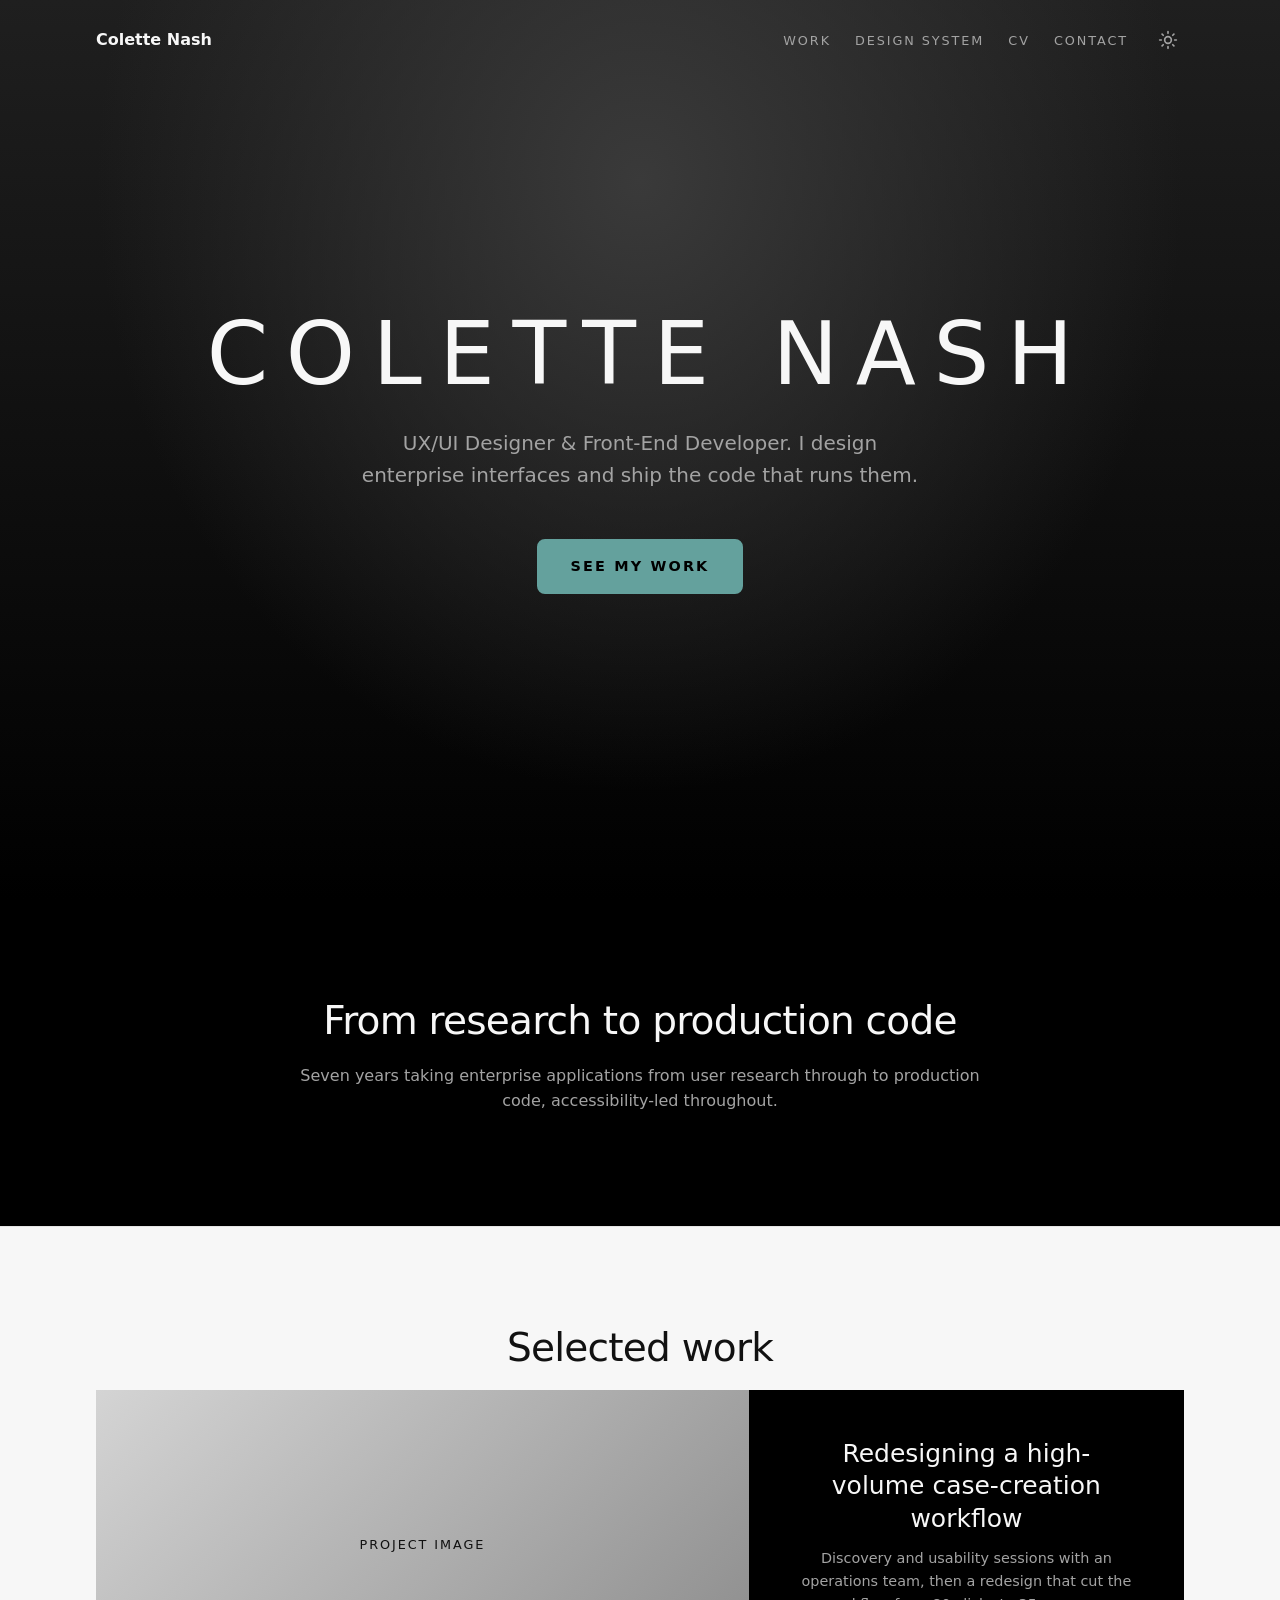
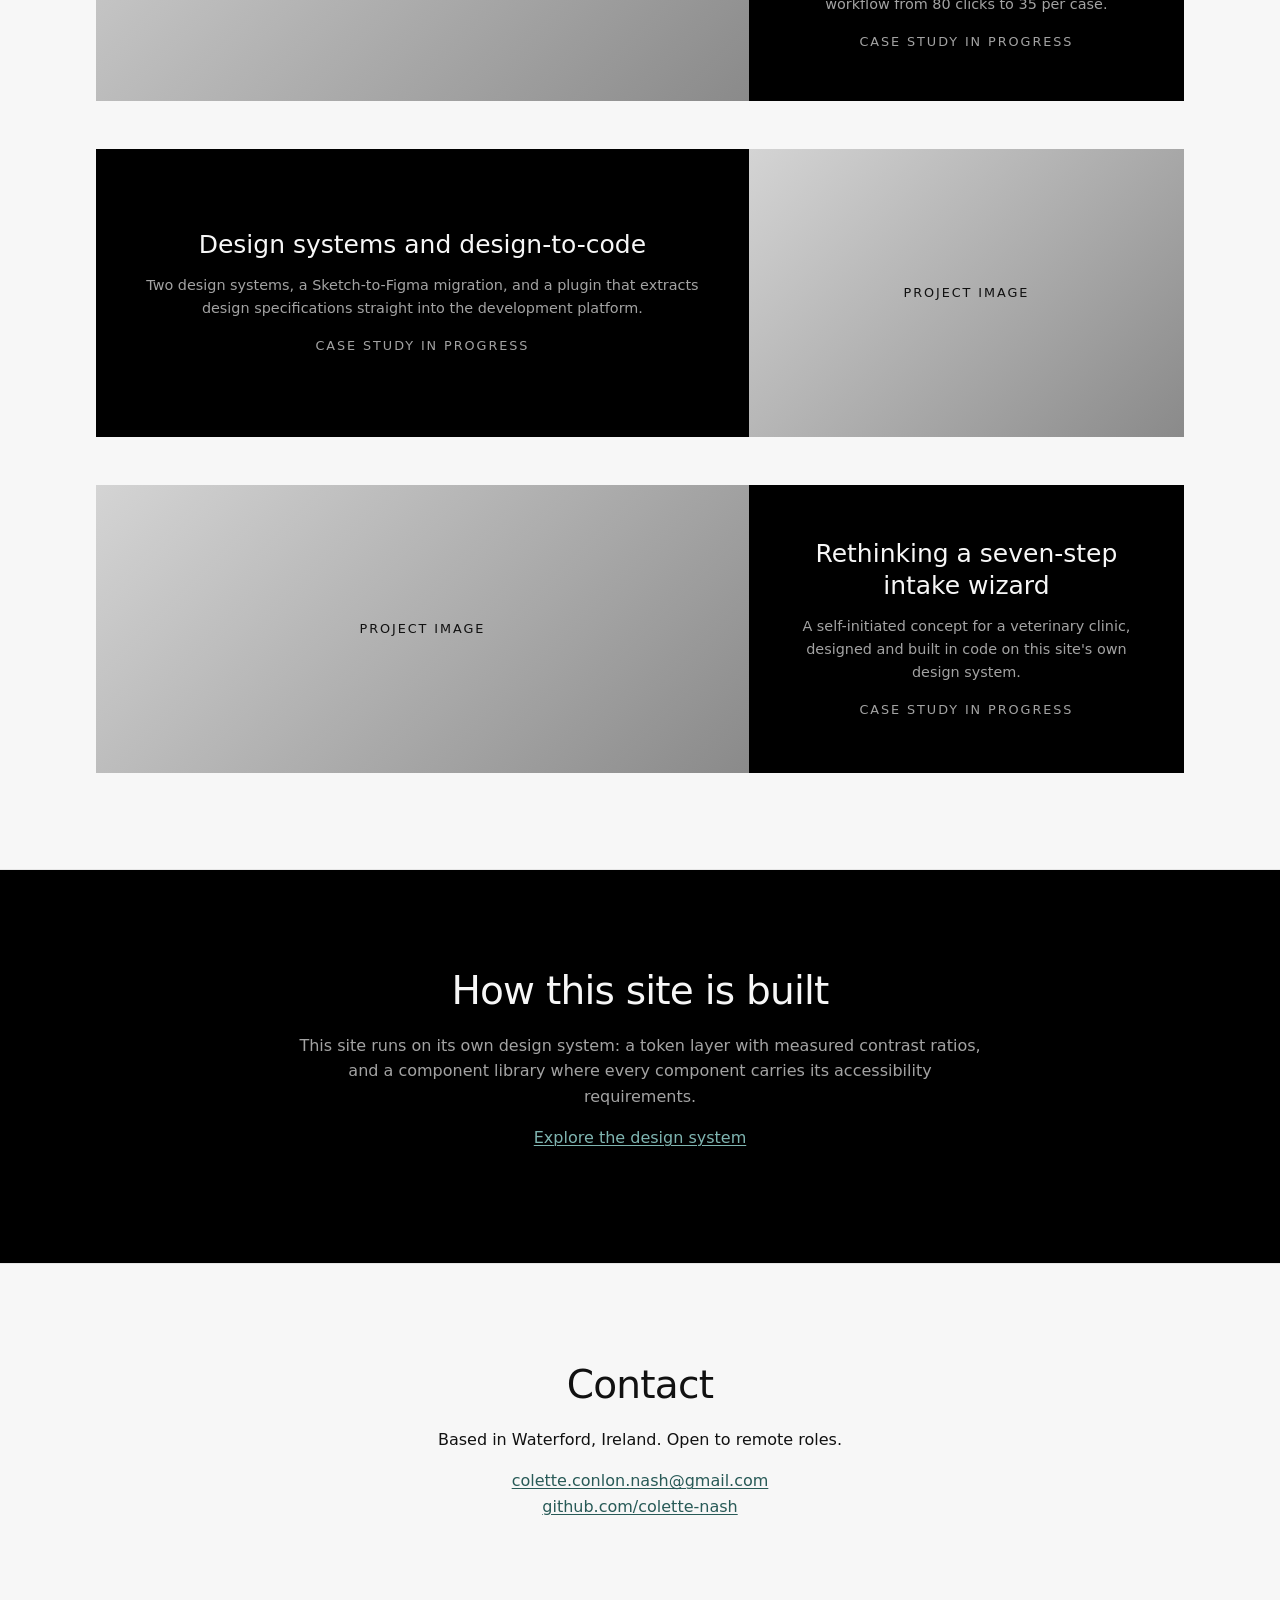
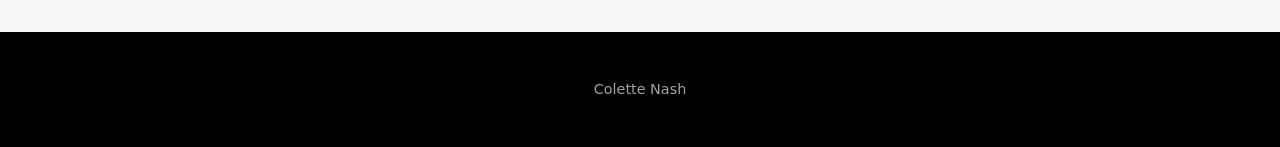
<file: index.html>
<!DOCTYPE html>
<html lang="en">

<head>
  <meta charset="utf-8">
  <meta name="viewport" content="width=device-width, initial-scale=1">
  <title>Colette Nash — UX/UI Designer &amp; Front-End Developer</title>
  <meta name="description"
    content="Colette Nash designs enterprise interfaces and ships the code that runs them. UX/UI design, design systems and front-end development.">
  <script src="theme.js"></script>
  <link rel="stylesheet" href="design-system/tokens.css">
  <link rel="stylesheet" href="design-system/components.css">
  <link rel="stylesheet" href="design-system/docs.css">
  <link rel="stylesheet" href="site.css">
</head>

<body>
  <a class="skip-link" href="#main">Skip to main content</a>

  <nav class="site-nav on-inverse" aria-label="Site">
    <div class="container">
      <a class="site-nav__name" href="#top">Colette Nash</a>
      <div class="nav-actions">
        <ul>
          <li><a href="#work">Work</a></li>
          <li><a href="design-system/index.html">Design system</a></li>
          <li><a href="cv/index.html">CV</a></li>
          <li><a href="#contact">Contact</a></li>
        </ul>
        <button class="theme-toggle" type="button" aria-label="Dark theme" aria-pressed="false" hidden>
          <svg class="theme-toggle__moon" viewBox="0 0 24 24" fill="none" stroke="currentColor" stroke-width="2" stroke-linecap="round" stroke-linejoin="round" aria-hidden="true" focusable="false"><path d="M20 14.5A8 8 0 0 1 9.5 4 8 8 0 1 0 20 14.5z"/></svg>
          <svg class="theme-toggle__sun" viewBox="0 0 24 24" fill="none" stroke="currentColor" stroke-width="2" stroke-linecap="round" aria-hidden="true" focusable="false"><circle cx="12" cy="12" r="4"/><path d="M12 2v2M12 20v2M4.9 4.9l1.4 1.4M17.7 17.7l1.4 1.4M2 12h2M20 12h2M4.9 19.1l1.4-1.4M17.7 6.3l1.4-1.4"/></svg>
        </button>
      </div>
    </div>
  </nav>

  <header class="site-hero on-inverse" id="top">
    <div class="container">
      <h1>Colette Nash</h1>
      <p>UX/UI Designer &amp; Front-End Developer. I design enterprise interfaces and ship the
        code that runs them.</p>
      <a class="btn btn--primary btn--lg site-cta" href="#work">See my work</a>
    </div>
  </header>

  <main id="main">

    <section class="site-section site-dark on-inverse site-centre" aria-labelledby="about">
      <div class="container">
        <h2 id="about">From research to production code</h2>
        <p>Seven years taking enterprise applications from user research through to production
          code, accessibility-led throughout.</p>
      </div>
    </section>

    <section class="site-section site-light" aria-labelledby="work">
      <div class="container">
        <h2 id="work" class="site-centre">Selected work</h2>
        <ul class="site-work" role="list">
          <li class="site-project on-inverse">
            <div class="site-project__image" aria-hidden="true">Project image</div>
            <div class="site-project__text">
              <h3>Redesigning a high-volume case-creation workflow</h3>
              <p>Discovery and usability sessions with an operations team, then a redesign that
                cut the workflow from 80 clicks to 35 per case.</p>
              <p class="site-project__meta">Case study in progress</p>
            </div>
          </li>
          <li class="site-project on-inverse">
            <div class="site-project__image" aria-hidden="true">Project image</div>
            <div class="site-project__text">
              <h3>Design systems and design-to-code</h3>
              <p>Two design systems, a Sketch-to-Figma migration, and a plugin that extracts design
                specifications straight into the development platform.</p>
              <p class="site-project__meta">Case study in progress</p>
            </div>
          </li>
          <li class="site-project on-inverse">
            <div class="site-project__image" aria-hidden="true">Project image</div>
            <div class="site-project__text">
              <h3>Rethinking a seven-step intake wizard</h3>
              <p>A self-initiated concept for a veterinary clinic, designed and built in code on
                this site's own design system.</p>
              <p class="site-project__meta">Case study in progress</p>
            </div>
          </li>
        </ul>
      </div>
    </section>

    <section class="site-section site-dark on-inverse site-centre" aria-labelledby="built">
      <div class="container">
        <h2 id="built">How this site is built</h2>
        <p>This site runs on its own design system: a token layer with measured contrast ratios,
          and a component library where every component carries its accessibility
          requirements.</p>
        <p><a href="design-system/index.html">Explore the design system</a></p>
      </div>
    </section>

    <section class="site-section site-light site-centre" aria-labelledby="contact">
      <div class="container">
        <h2 id="contact">Contact</h2>
        <p>Based in Waterford, Ireland. Open to remote roles.</p>
        <p>
          <a href="mailto:colette.conlon.nash@gmail.com">colette.conlon.nash@gmail.com</a><br>
          <a href="https://github.com/colette-nash">github.com/colette-nash</a>
        </p>
      </div>
    </section>

  </main>

  <footer class="site-footer on-inverse">
    <div class="container">
      <p>Colette Nash</p>
    </div>
  </footer>
</body>

</html>
</file>
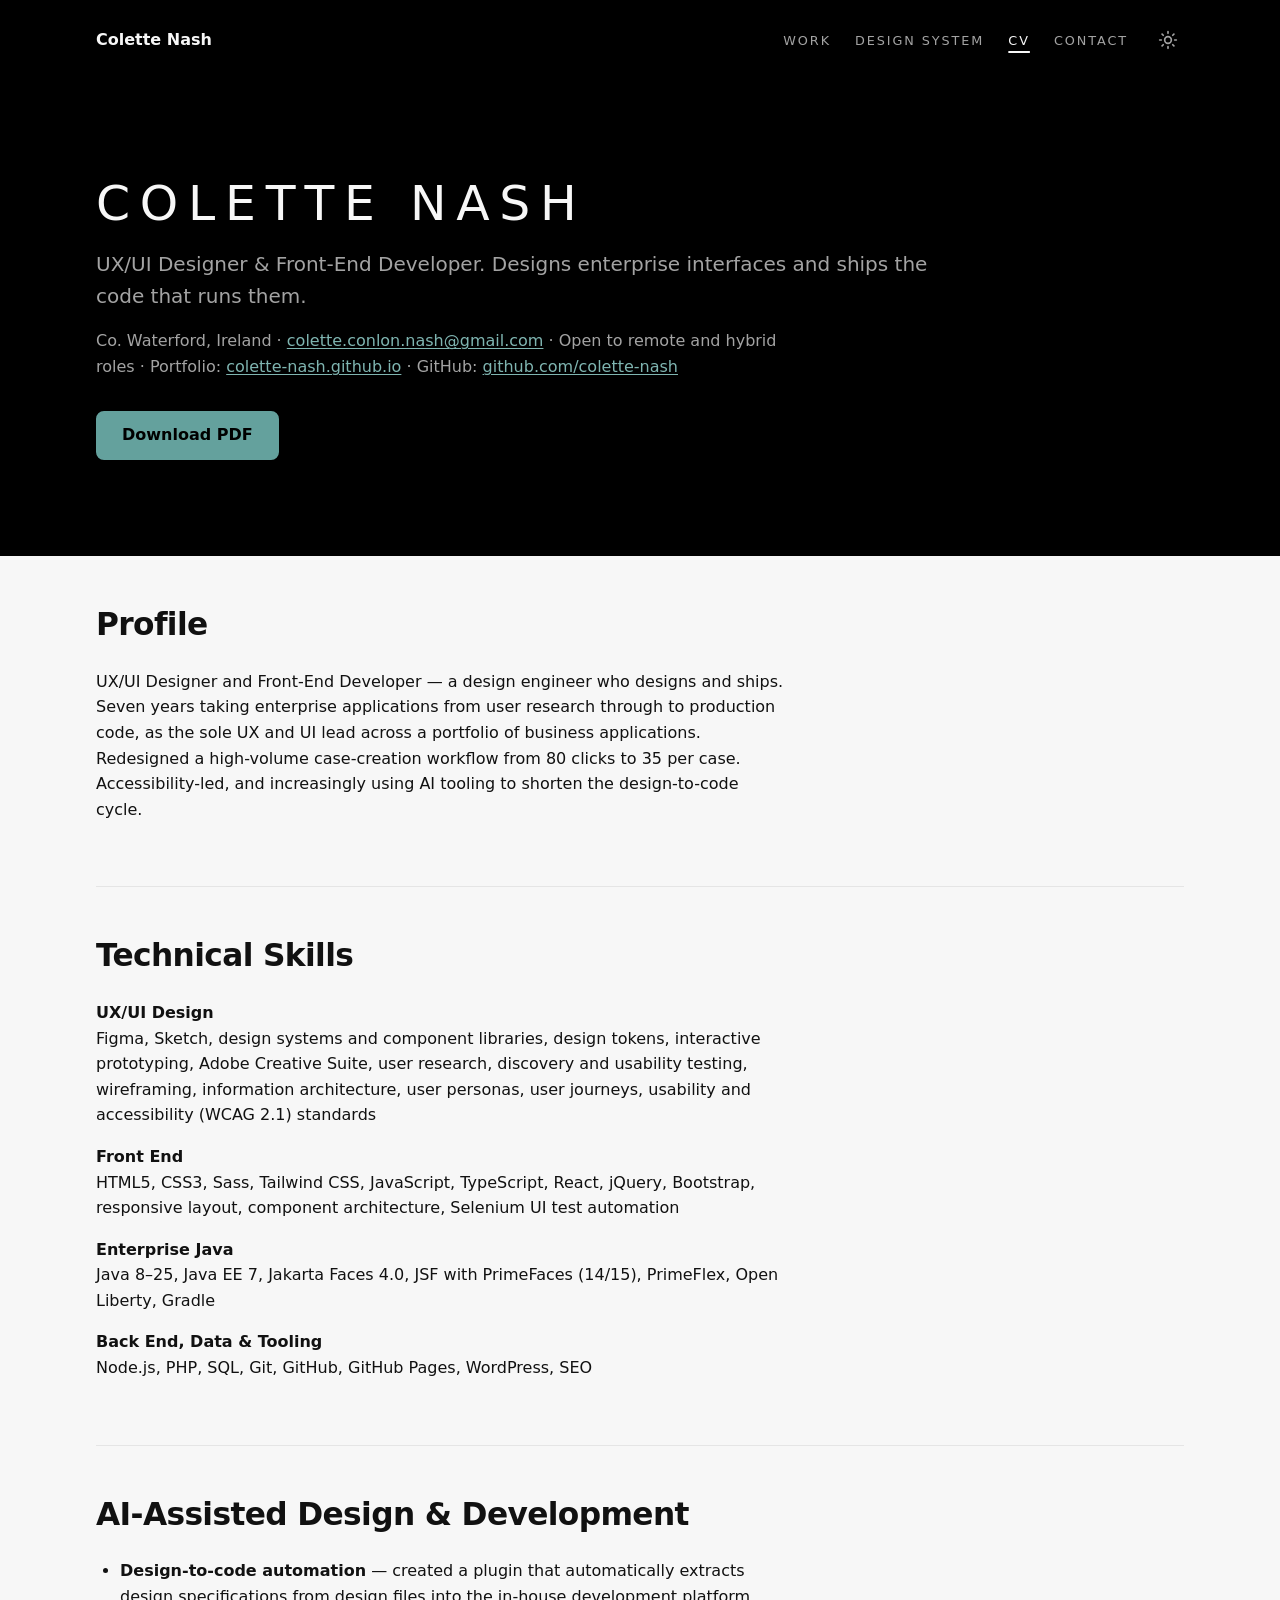
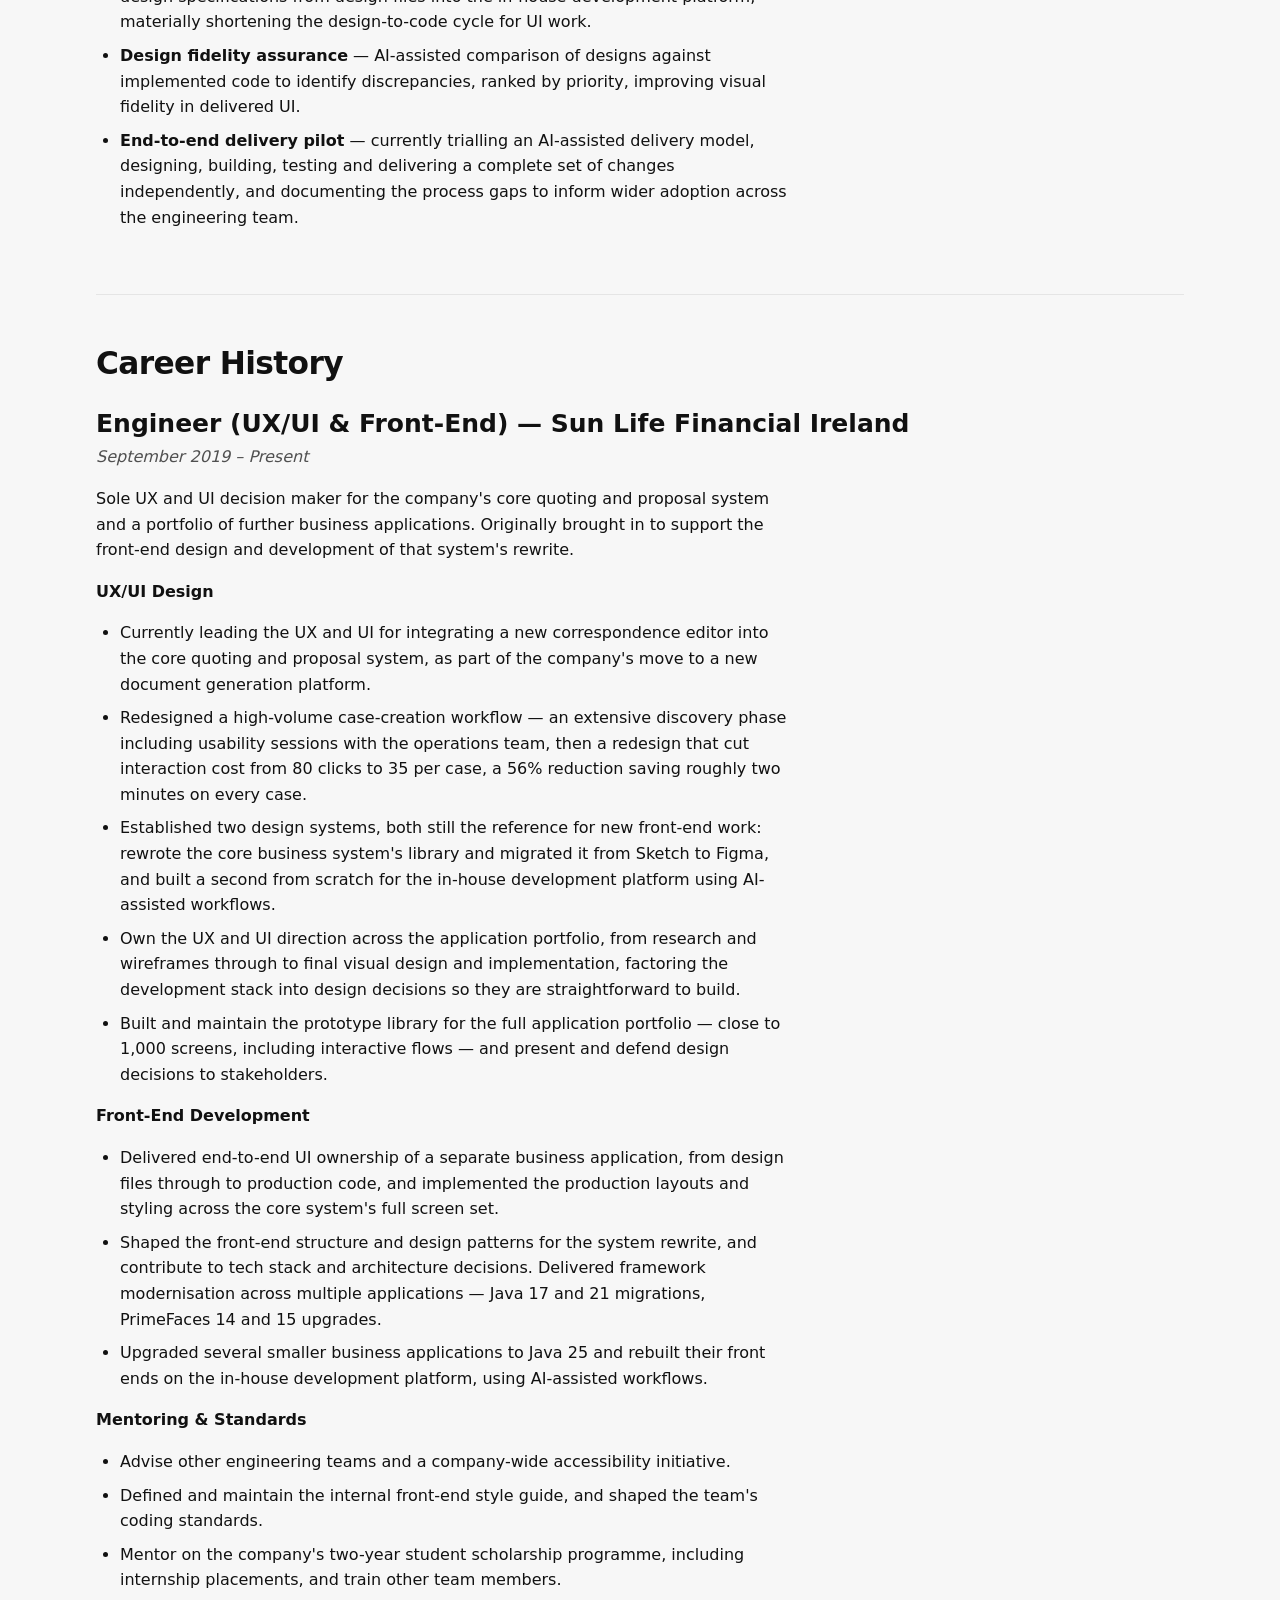
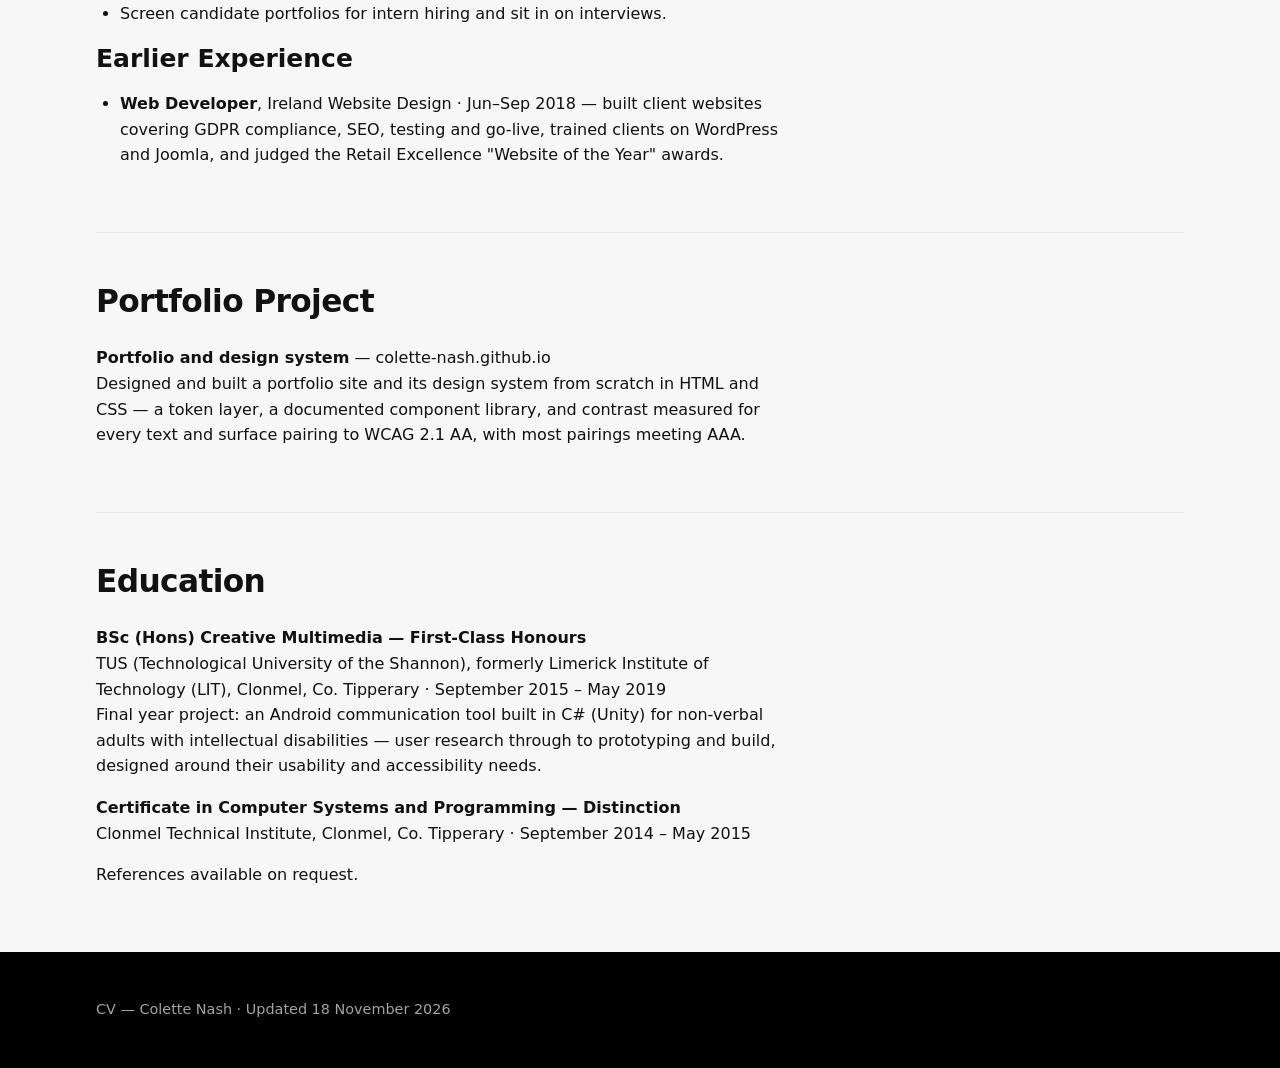
<file: cv/index.html>
<!DOCTYPE html>
<html lang="en">

<head>
  <meta charset="utf-8">
  <meta name="viewport" content="width=device-width, initial-scale=1">
  <title>CV — Colette Nash</title>
  <meta name="description"
    content="CV for Colette Nash, UX/UI Designer &amp; Front-End Developer. Designs enterprise interfaces and ships the code that runs them.">
  <script src="../theme.js"></script>
  <link rel="stylesheet" href="../design-system/tokens.css">
  <link rel="stylesheet" href="../design-system/components.css">
  <link rel="stylesheet" href="../design-system/docs.css">
  <link rel="stylesheet" href="cv.css">
</head>

<body>
  <a class="skip-link" href="#main">Skip to main content</a>

  <nav class="ds-nav on-inverse" aria-label="Site">
    <div class="container">
      <a class="ds-nav__home" href="../index.html">Colette Nash</a>
      <div class="nav-actions">
        <ul>
          <li><a href="../index.html#work">Work</a></li>
          <li><a href="../design-system/index.html">Design system</a></li>
          <li><a href="index.html" aria-current="page">CV</a></li>
          <li><a href="../index.html#contact">Contact</a></li>
        </ul>
        <button class="theme-toggle" type="button" aria-label="Dark theme" aria-pressed="false" hidden>
          <svg class="theme-toggle__moon" viewBox="0 0 24 24" fill="none" stroke="currentColor" stroke-width="2" stroke-linecap="round" stroke-linejoin="round" aria-hidden="true" focusable="false"><path d="M20 14.5A8 8 0 0 1 9.5 4 8 8 0 1 0 20 14.5z"/></svg>
          <svg class="theme-toggle__sun" viewBox="0 0 24 24" fill="none" stroke="currentColor" stroke-width="2" stroke-linecap="round" aria-hidden="true" focusable="false"><circle cx="12" cy="12" r="4"/><path d="M12 2v2M12 20v2M4.9 4.9l1.4 1.4M17.7 17.7l1.4 1.4M2 12h2M20 12h2M4.9 19.1l1.4-1.4M17.7 6.3l1.4-1.4"/></svg>
        </button>
      </div>
    </div>
  </nav>

  <header class="page-header on-inverse">
    <div class="container">
      <h1>Colette Nash</h1>
      <p class="lede">UX/UI Designer &amp; Front-End Developer. Designs enterprise interfaces and ships the code that runs them.</p>
      <p class="cv-contact">Co. Waterford, Ireland · <a href="mailto:colette.conlon.nash@gmail.com">colette.conlon.nash@gmail.com</a> · Open to remote and hybrid roles · Portfolio: <a href="https://colette-nash.github.io">colette-nash.github.io</a> · GitHub: <a href="https://github.com/colette-nash">github.com/colette-nash</a></p>
      <p class="cv-download">
        <a class="btn btn--primary" href="Colette-Nash-CV.pdf" download>Download PDF</a>
      </p>
    </div>
  </header>

  <main id="main" class="cv">
    <div class="container">
<section class="level2">
<h2>Profile</h2>
<p>UX/UI Designer and Front-End Developer — a design engineer who
designs and ships. Seven years taking enterprise applications from user
research through to production code, as the sole UX and UI lead across a
portfolio of business applications. Redesigned a high-volume
case-creation workflow from 80 clicks to 35 per case. Accessibility-led,
and increasingly using AI tooling to shorten the design-to-code
cycle.</p>
</section>
<section class="level2">
<h2>Technical Skills</h2>
<p><strong>UX/UI Design</strong><br />
Figma, Sketch, design systems and component libraries, design tokens,
interactive prototyping, Adobe Creative Suite, user research, discovery
and usability testing, wireframing, information architecture, user
personas, user journeys, usability and accessibility (WCAG 2.1)
standards</p>
<p><strong>Front End</strong><br />
HTML5, CSS3, Sass, Tailwind CSS, JavaScript, TypeScript, React, jQuery,
Bootstrap, responsive layout, component architecture, Selenium UI test
automation</p>
<p><strong>Enterprise Java</strong><br />
Java 8–25, Java EE 7, Jakarta Faces 4.0, JSF with PrimeFaces (14/15),
PrimeFlex, Open Liberty, Gradle</p>
<p><strong>Back End, Data &amp; Tooling</strong><br />
Node.js, PHP, SQL, Git, GitHub, GitHub Pages, WordPress, SEO</p>
</section>
<section class="level2">
<h2>AI-Assisted Design &amp; Development</h2>
<ul>
<li><strong>Design-to-code automation</strong> — created a plugin that
automatically extracts design specifications from design files into the
in-house development platform, materially shortening the design-to-code
cycle for UI work.</li>
<li><strong>Design fidelity assurance</strong> — AI-assisted comparison
of designs against implemented code to identify discrepancies, ranked by
priority, improving visual fidelity in delivered UI.</li>
<li><strong>End-to-end delivery pilot</strong> — currently trialling an
AI-assisted delivery model, designing, building, testing and delivering
a complete set of changes independently, and documenting the process
gaps to inform wider adoption across the engineering team.</li>
</ul>
</section>
<section class="level2">
<h2>Career History</h2>
<section class="level3">
<h3>Engineer (UX/UI &amp; Front-End) — Sun Life Financial Ireland</h3>
<p><em>September 2019 – Present</em></p>
<p>Sole UX and UI decision maker for the company's core quoting and
proposal system and a portfolio of further business applications.
Originally brought in to support the front-end design and development of
that system's rewrite.</p>
<p><strong>UX/UI Design</strong></p>
<ul>
<li>Currently leading the UX and UI for integrating a new correspondence
editor into the core quoting and proposal system, as part of the
company's move to a new document generation platform.</li>
<li>Redesigned a high-volume case-creation workflow — an extensive
discovery phase including usability sessions with the operations team,
then a redesign that cut interaction cost from 80 clicks to 35 per case,
a 56% reduction saving roughly two minutes on every case.</li>
<li>Established two design systems, both still the reference for new
front-end work: rewrote the core business system's library and migrated
it from Sketch to Figma, and built a second from scratch for the
in-house development platform using AI-assisted workflows.</li>
<li>Own the UX and UI direction across the application portfolio, from
research and wireframes through to final visual design and
implementation, factoring the development stack into design decisions so
they are straightforward to build.</li>
<li>Built and maintain the prototype library for the full application
portfolio — close to 1,000 screens, including interactive flows — and
present and defend design decisions to stakeholders.</li>
</ul>
<p><strong>Front-End Development</strong></p>
<ul>
<li>Delivered end-to-end UI ownership of a separate business
application, from design files through to production code, and
implemented the production layouts and styling across the core system's
full screen set.</li>
<li>Shaped the front-end structure and design patterns for the system
rewrite, and contribute to tech stack and architecture decisions.
Delivered framework modernisation across multiple applications — Java 17
and 21 migrations, PrimeFaces 14 and 15 upgrades.</li>
<li>Upgraded several smaller business applications to Java 25 and
rebuilt their front ends on the in-house development platform, using
AI-assisted workflows.</li>
</ul>
<p><strong>Mentoring &amp; Standards</strong></p>
<ul>
<li>Advise other engineering teams and a company-wide accessibility
initiative.</li>
<li>Defined and maintain the internal front-end style guide, and shaped
the team's coding standards.</li>
<li>Mentor on the company's two-year student scholarship programme,
including internship placements, and train other team members.</li>
<li>Screen candidate portfolios for intern hiring and sit in on
interviews.</li>
</ul>
</section>
<section class="level3">
<h3>Earlier Experience</h3>
<ul>
<li><strong>Web Developer</strong>, Ireland Website Design · Jun–Sep
2018 — built client websites covering GDPR compliance, SEO, testing and
go-live, trained clients on WordPress and Joomla, and judged the Retail
Excellence "Website of the Year" awards.</li>
</ul>
</section>
</section>
<section class="level2">
<h2>Portfolio Project</h2>
<p><strong>Portfolio and design system</strong> —
colette-nash.github.io<br />
Designed and built a portfolio site and its design system from scratch
in HTML and CSS — a token layer, a documented component library, and
contrast measured for every text and surface pairing to WCAG 2.1 AA,
with most pairings meeting AAA.</p>
</section>
<section class="level2">
<h2>Education</h2>
<p><strong>BSc (Hons) Creative Multimedia — First-Class
Honours</strong><br />
TUS (Technological University of the Shannon), formerly Limerick
Institute of Technology (LIT), Clonmel, Co. Tipperary · September 2015 –
May 2019<br />
Final year project: an Android communication tool built in C# (Unity)
for non-verbal adults with intellectual disabilities — user research
through to prototyping and build, designed around their usability and
accessibility needs.</p>
<p><strong>Certificate in Computer Systems and Programming —
Distinction</strong><br />
Clonmel Technical Institute, Clonmel, Co. Tipperary · September 2014 –
May 2015</p>
<p>References available on request.</p>
</section>

    </div>
  </main>

  <footer class="page-footer on-inverse">
    <div class="container">
      <p>CV — Colette Nash · Updated 18 November 2026</p>
    </div>
  </footer>
</body>

</html>
</file>
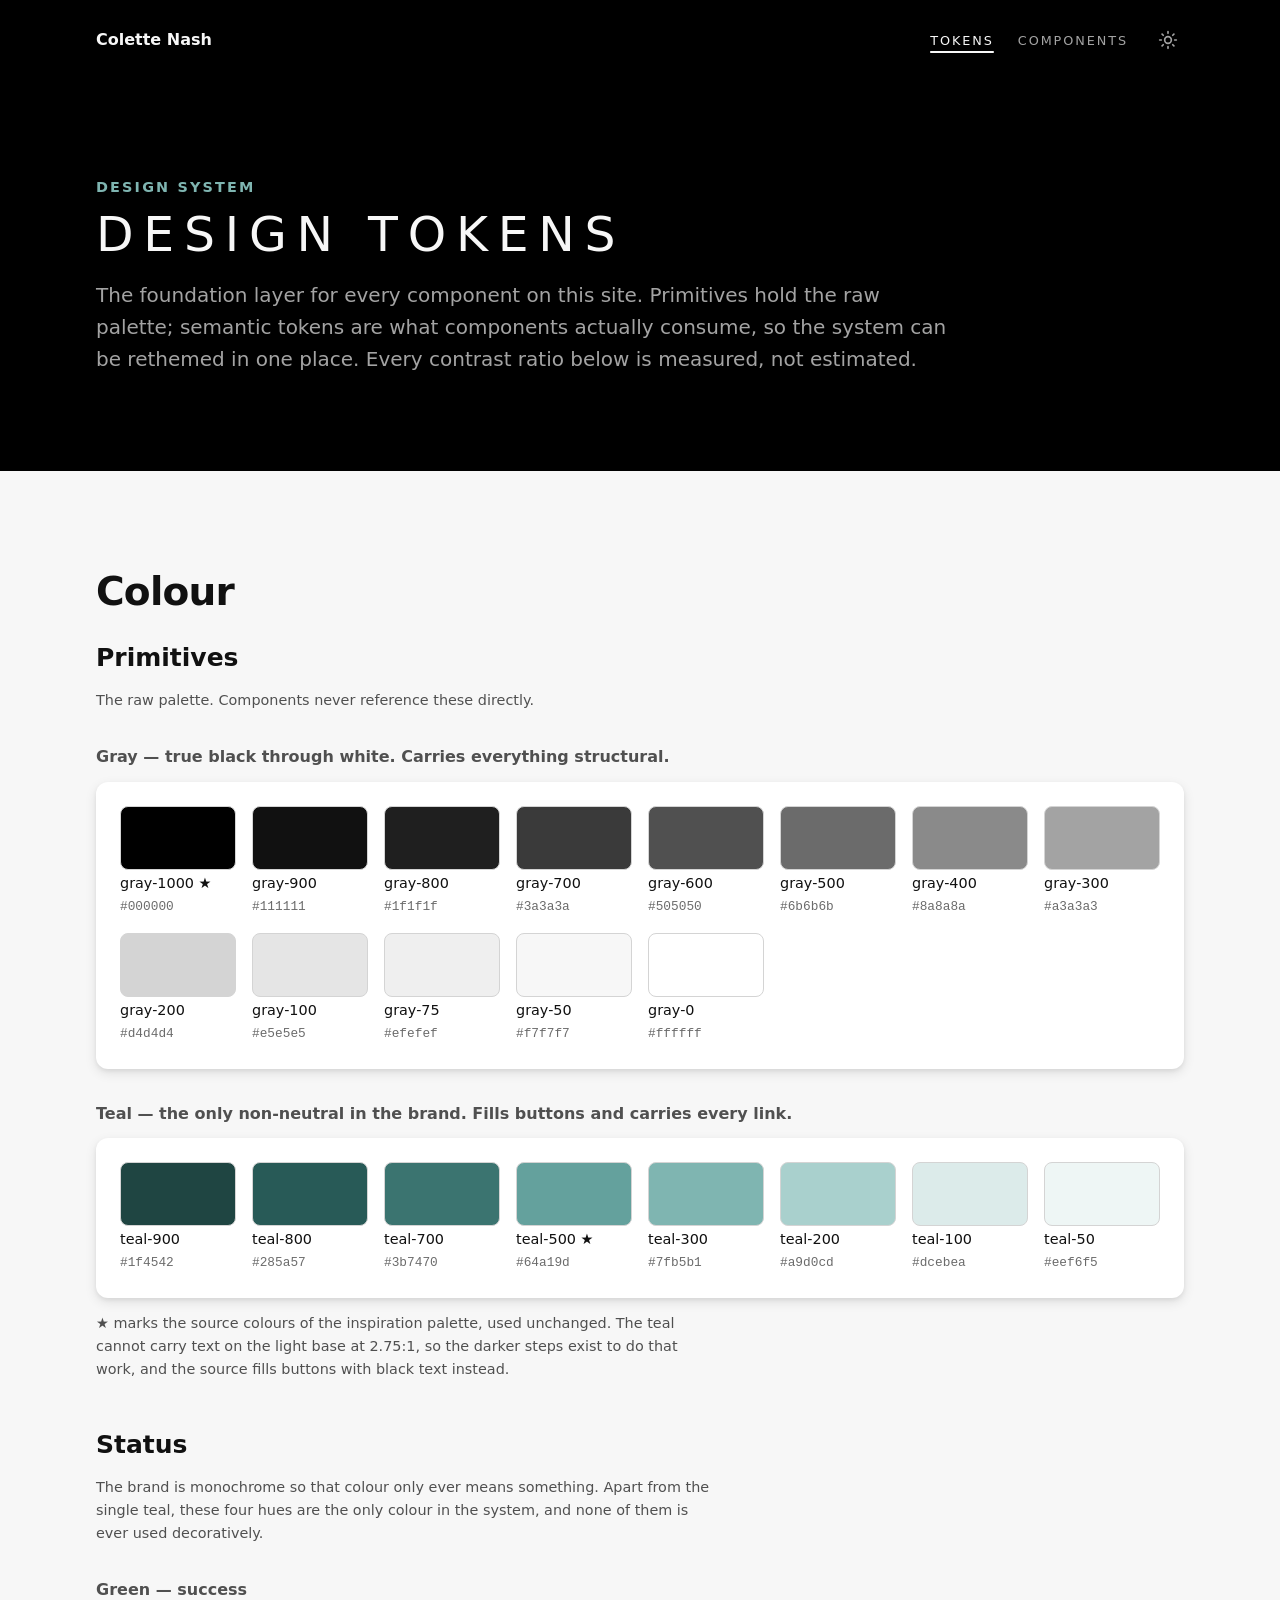
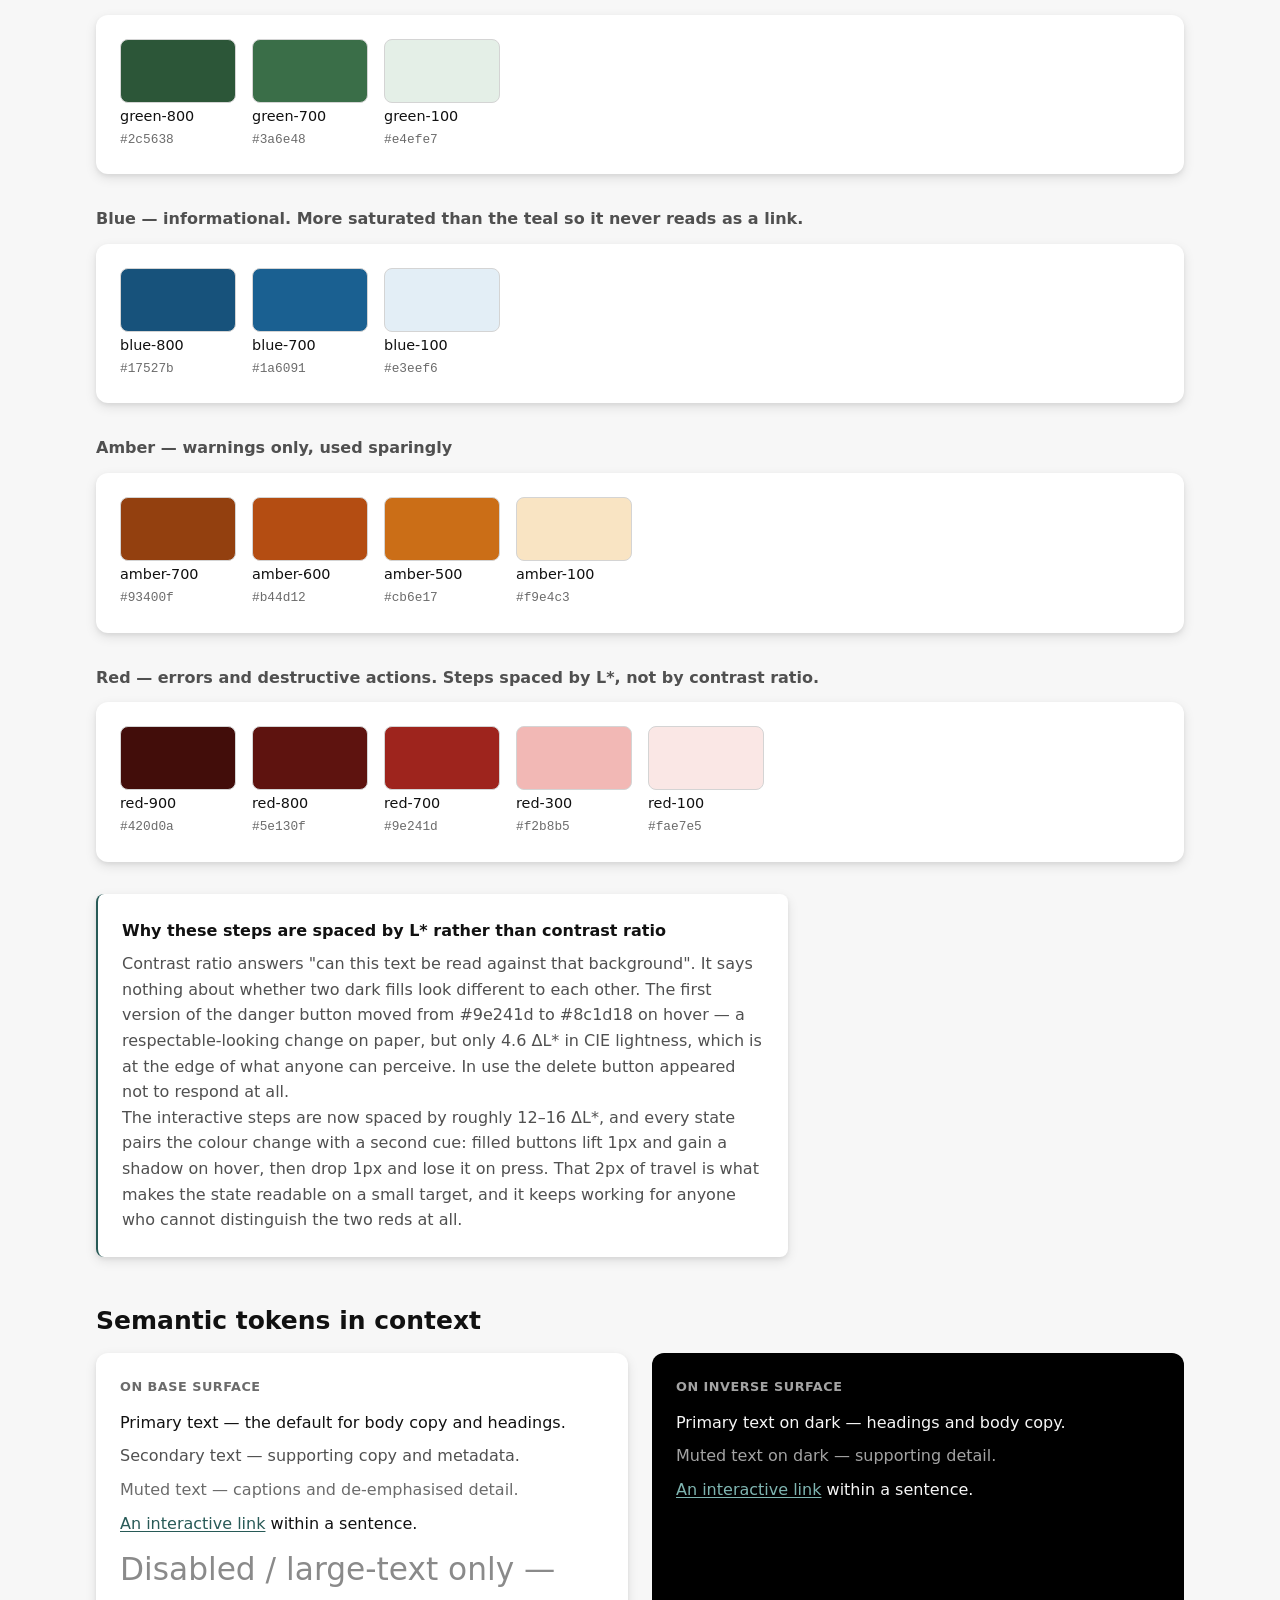
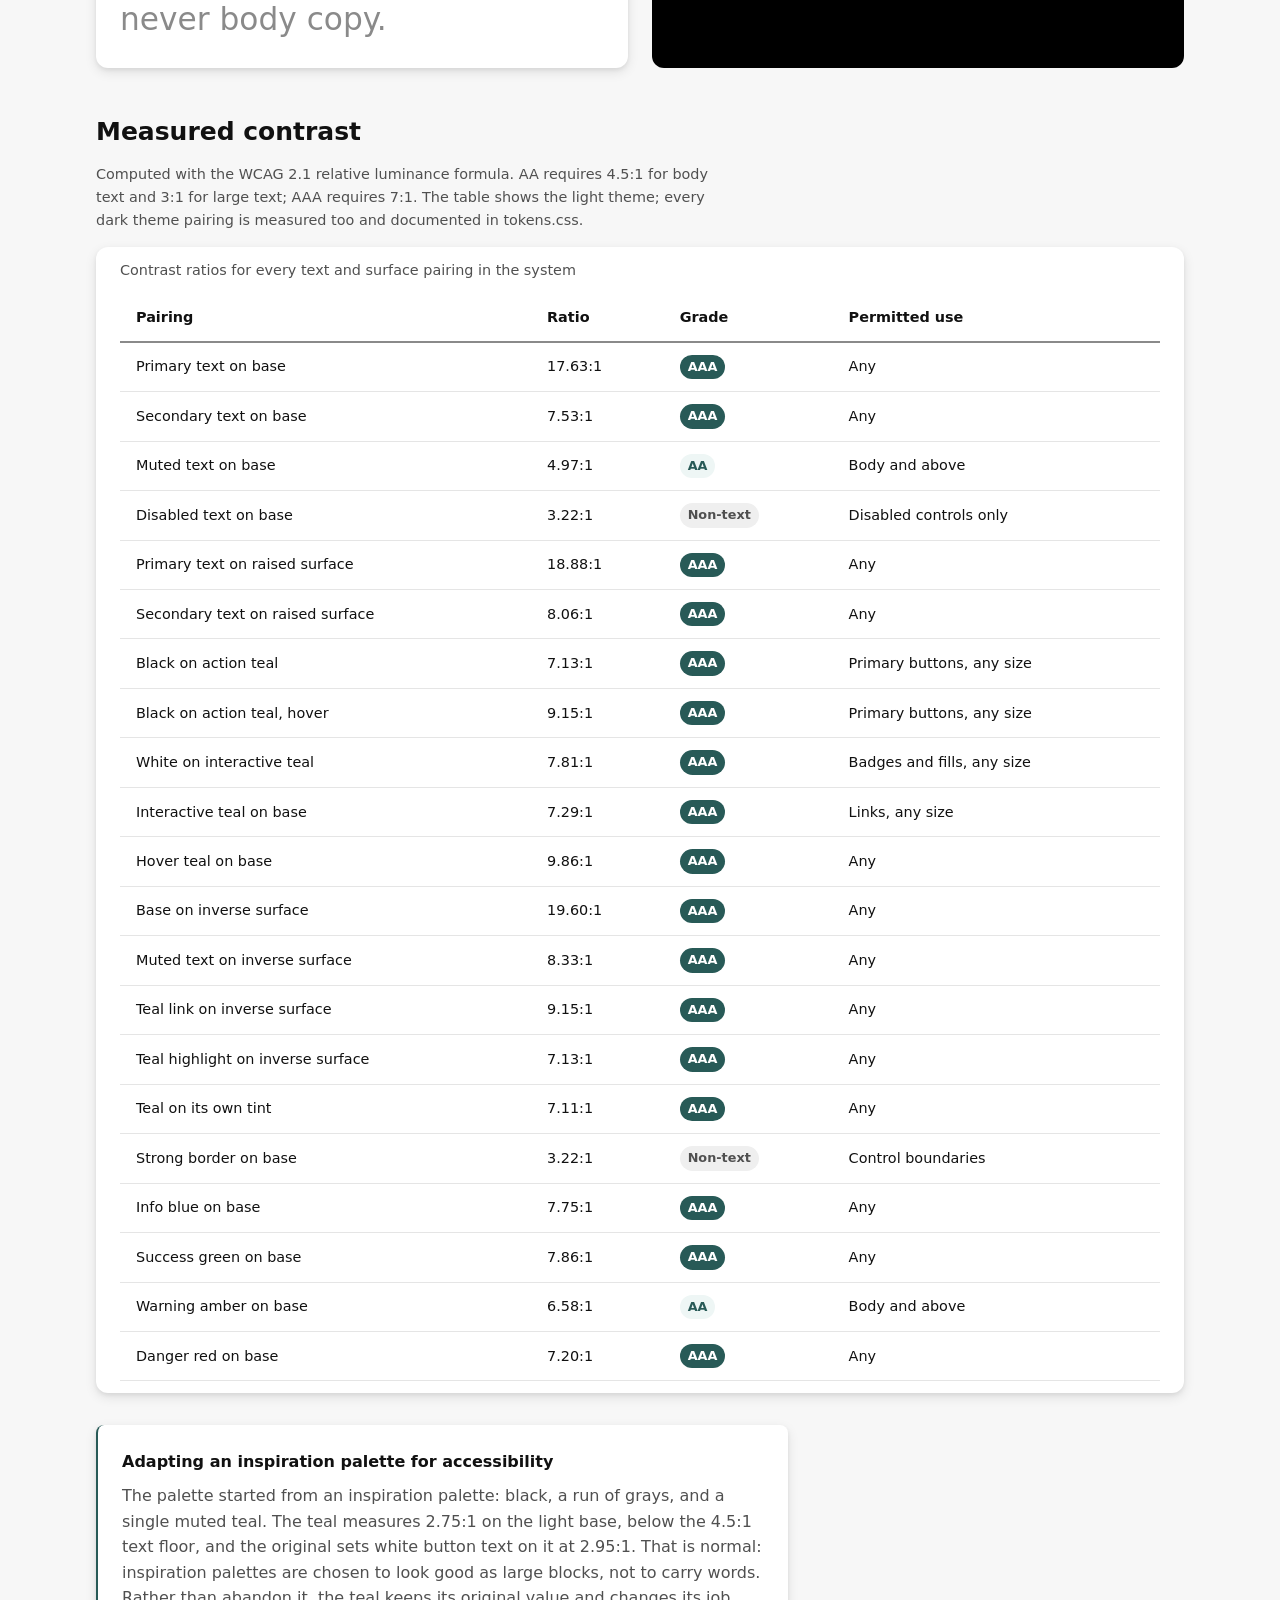
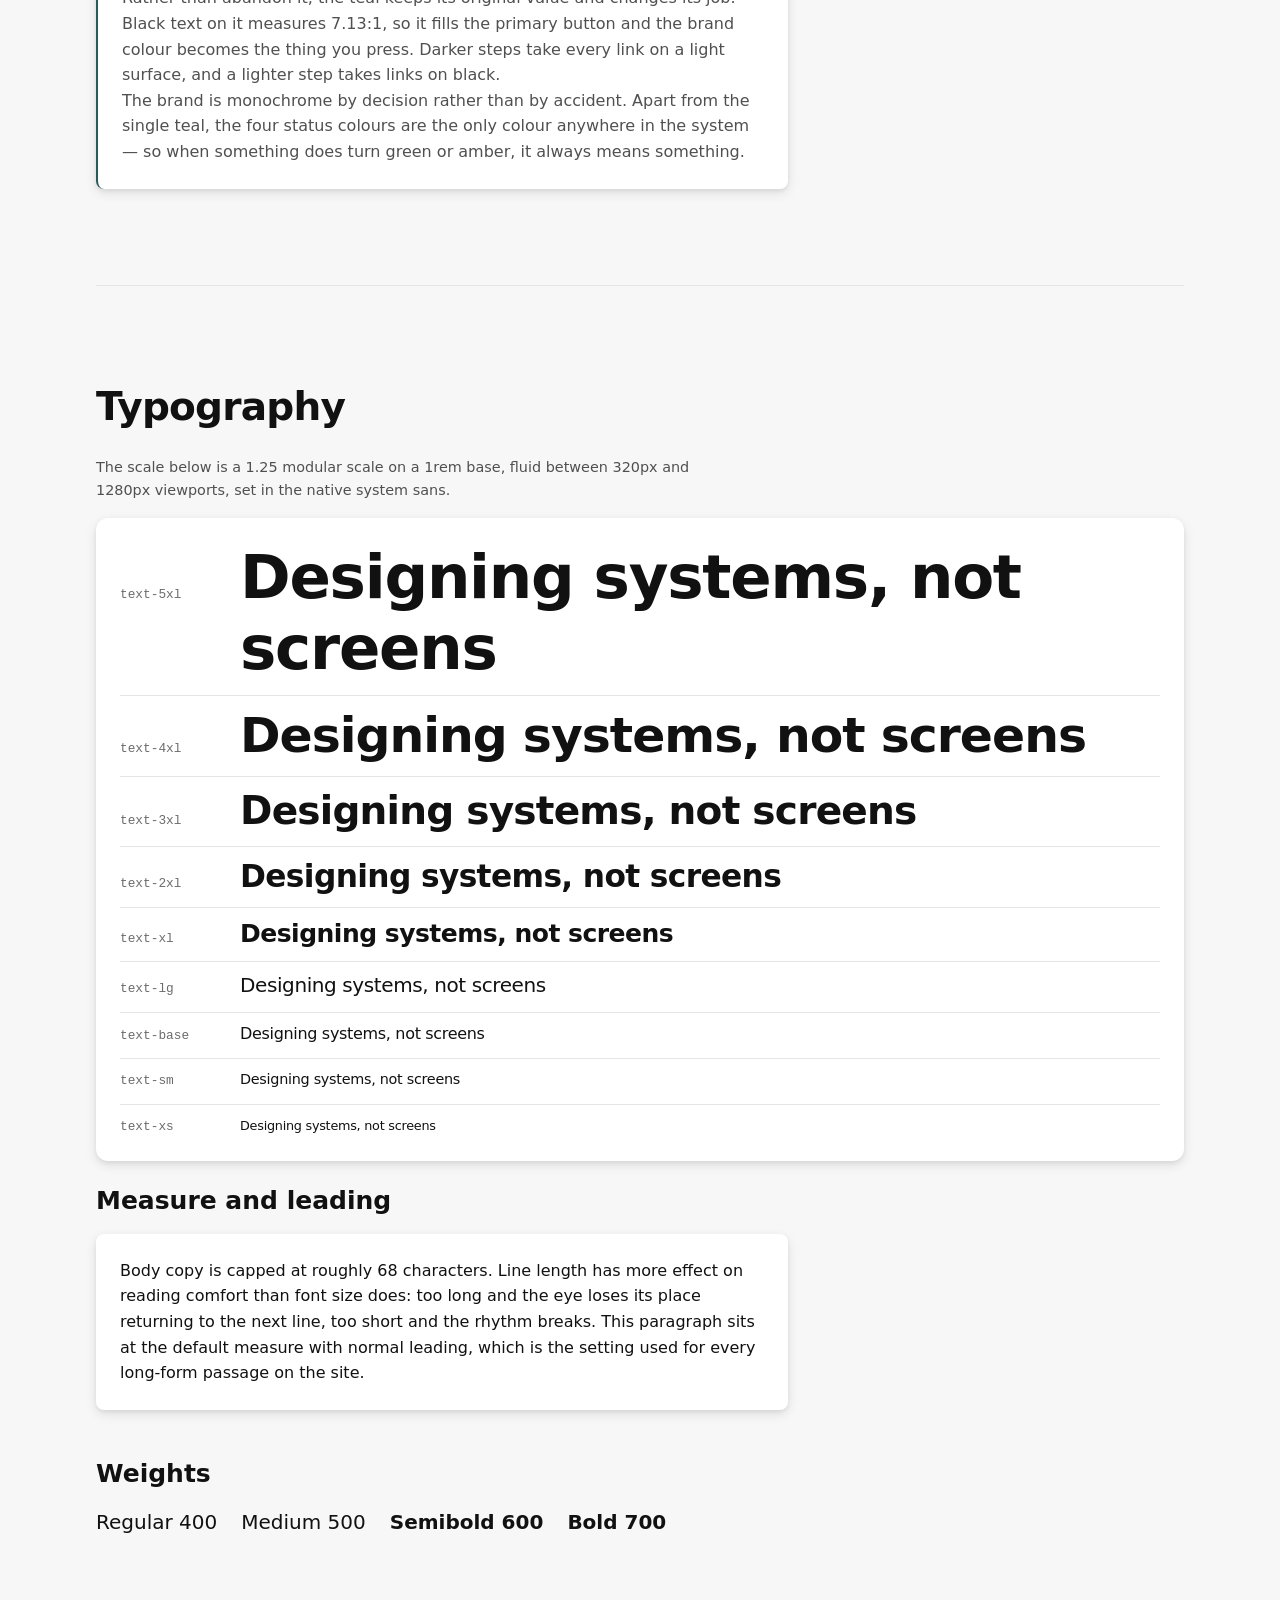
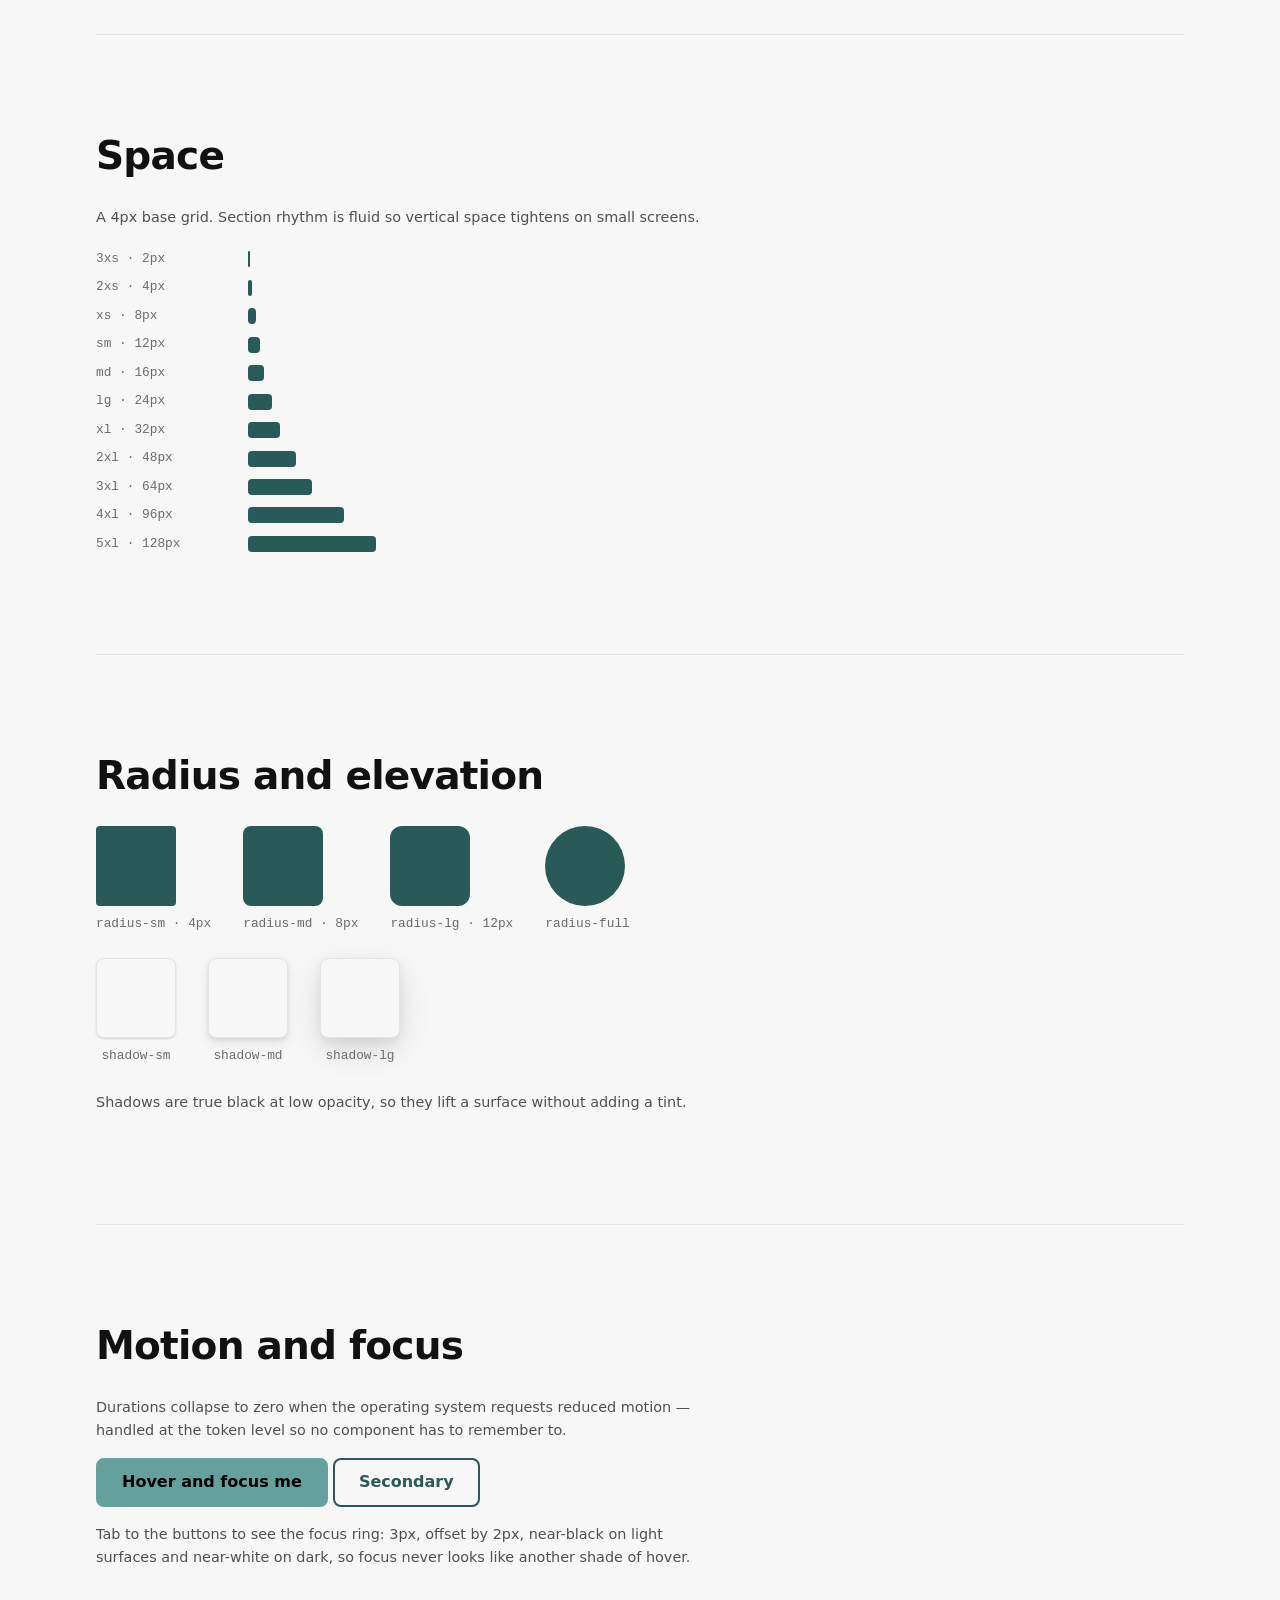
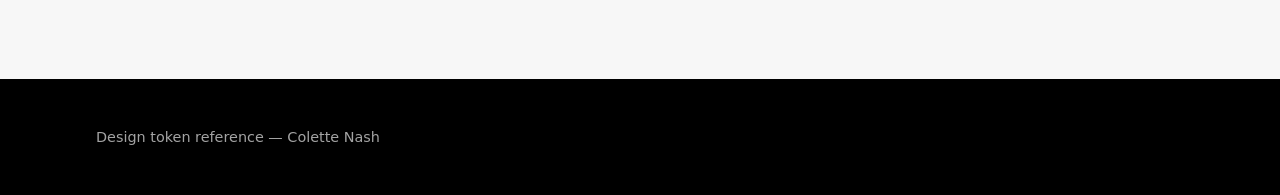
<file: design-system/index.html>
<!DOCTYPE html>
<html lang="en">

<head>
  <meta charset="utf-8">
  <meta name="viewport" content="width=device-width, initial-scale=1">
  <title>Design tokens — Colette Nash</title>
  <meta name="description"
    content="The design token foundation for Colette Nash's portfolio: colour, typography, space, elevation and motion, with measured WCAG contrast ratios.">
  <script src="../theme.js"></script>
  <link rel="stylesheet" href="tokens.css">
  <link rel="stylesheet" href="components.css">
  <link rel="stylesheet" href="docs.css">
</head>

<body>
  <a class="skip-link" href="#main">Skip to main content</a>

  <nav class="ds-nav on-inverse" aria-label="Design system">
    <div class="container">
      <a class="ds-nav__home" href="../index.html">Colette Nash</a>
      <div class="nav-actions">
        <ul>
          <li><a href="index.html" aria-current="page">Tokens</a></li>
          <li><a href="components.html">Components</a></li>
        </ul>
        <button class="theme-toggle" type="button" aria-label="Dark theme" aria-pressed="false" hidden>
          <svg class="theme-toggle__moon" viewBox="0 0 24 24" fill="none" stroke="currentColor" stroke-width="2" stroke-linecap="round" stroke-linejoin="round" aria-hidden="true" focusable="false"><path d="M20 14.5A8 8 0 0 1 9.5 4 8 8 0 1 0 20 14.5z"/></svg>
          <svg class="theme-toggle__sun" viewBox="0 0 24 24" fill="none" stroke="currentColor" stroke-width="2" stroke-linecap="round" aria-hidden="true" focusable="false"><circle cx="12" cy="12" r="4"/><path d="M12 2v2M12 20v2M4.9 4.9l1.4 1.4M17.7 17.7l1.4 1.4M2 12h2M20 12h2M4.9 19.1l1.4-1.4M17.7 6.3l1.4-1.4"/></svg>
        </button>
      </div>
    </div>
  </nav>

  <header class="page-header on-inverse">
    <div class="container">
      <p class="eyebrow">Design system</p>
      <h1>Design tokens</h1>
      <p class="lede">
        The foundation layer for every component on this site. Primitives hold the raw palette;
        semantic tokens are what components actually consume, so the system can be rethemed in one
        place. Every contrast ratio below is measured, not estimated.
      </p>
    </div>
  </header>

  <main id="main">
    <div class="container">

      <!-- ============================================================ -->
      <section aria-labelledby="colour">
        <h2 id="colour">Colour</h2>

        <h3>Primitives</h3>
        <p class="note">
          The raw palette. Components never reference these directly.
        </p>

        <h4>Gray — true black through white. Carries everything structural.</h4>
        <ul class="swatches" role="list">
          <li><span class="swatch" style="--swatch: var(--gray-1000)"></span><span class="swatch-name">gray-1000 ★</span><span class="swatch-hex">#000000</span></li>
          <li><span class="swatch" style="--swatch: var(--gray-900)"></span><span class="swatch-name">gray-900</span><span class="swatch-hex">#111111</span></li>
          <li><span class="swatch" style="--swatch: var(--gray-800)"></span><span class="swatch-name">gray-800</span><span class="swatch-hex">#1f1f1f</span></li>
          <li><span class="swatch" style="--swatch: var(--gray-700)"></span><span class="swatch-name">gray-700</span><span class="swatch-hex">#3a3a3a</span></li>
          <li><span class="swatch" style="--swatch: var(--gray-600)"></span><span class="swatch-name">gray-600</span><span class="swatch-hex">#505050</span></li>
          <li><span class="swatch" style="--swatch: var(--gray-500)"></span><span class="swatch-name">gray-500</span><span class="swatch-hex">#6b6b6b</span></li>
          <li><span class="swatch" style="--swatch: var(--gray-400)"></span><span class="swatch-name">gray-400</span><span class="swatch-hex">#8a8a8a</span></li>
          <li><span class="swatch" style="--swatch: var(--gray-300)"></span><span class="swatch-name">gray-300</span><span class="swatch-hex">#a3a3a3</span></li>
          <li><span class="swatch" style="--swatch: var(--gray-200)"></span><span class="swatch-name">gray-200</span><span class="swatch-hex">#d4d4d4</span></li>
          <li><span class="swatch" style="--swatch: var(--gray-100)"></span><span class="swatch-name">gray-100</span><span class="swatch-hex">#e5e5e5</span></li>
          <li><span class="swatch" style="--swatch: var(--gray-75)"></span><span class="swatch-name">gray-75</span><span class="swatch-hex">#efefef</span></li>
          <li><span class="swatch" style="--swatch: var(--gray-50)"></span><span class="swatch-name">gray-50</span><span class="swatch-hex">#f7f7f7</span></li>
          <li><span class="swatch" style="--swatch: var(--gray-0)"></span><span class="swatch-name">gray-0</span><span class="swatch-hex">#ffffff</span></li>
        </ul>

        <h4>Teal — the only non-neutral in the brand. Fills buttons and carries every link.</h4>
        <ul class="swatches" role="list">
          <li><span class="swatch" style="--swatch: var(--teal-900)"></span><span class="swatch-name">teal-900</span><span class="swatch-hex">#1f4542</span></li>
          <li><span class="swatch" style="--swatch: var(--teal-800)"></span><span class="swatch-name">teal-800</span><span class="swatch-hex">#285a57</span></li>
          <li><span class="swatch" style="--swatch: var(--teal-700)"></span><span class="swatch-name">teal-700</span><span class="swatch-hex">#3b7470</span></li>
          <li><span class="swatch" style="--swatch: var(--teal-500)"></span><span class="swatch-name">teal-500 ★</span><span class="swatch-hex">#64a19d</span></li>
          <li><span class="swatch" style="--swatch: var(--teal-300)"></span><span class="swatch-name">teal-300</span><span class="swatch-hex">#7fb5b1</span></li>
          <li><span class="swatch" style="--swatch: var(--teal-200)"></span><span class="swatch-name">teal-200</span><span class="swatch-hex">#a9d0cd</span></li>
          <li><span class="swatch" style="--swatch: var(--teal-100)"></span><span class="swatch-name">teal-100</span><span class="swatch-hex">#dcebea</span></li>
          <li><span class="swatch" style="--swatch: var(--teal-50)"></span><span class="swatch-name">teal-50</span><span class="swatch-hex">#eef6f5</span></li>
        </ul>

        <p class="note">
          ★ marks the source colours of the inspiration palette, used unchanged.
          The teal cannot carry text on the light base at 2.75:1, so the darker steps exist
          to do that work, and the source fills buttons with black text instead.
        </p>

        <h3>Status</h3>
        <p class="note">
          The brand is monochrome so that colour only ever means something. Apart from
          the single teal, these four hues are the only colour in the system, and none of
          them is ever used decoratively.
        </p>

        <h4>Green — success</h4>
        <ul class="swatches" role="list">
          <li><span class="swatch" style="--swatch: var(--green-800)"></span><span class="swatch-name">green-800</span><span class="swatch-hex">#2c5638</span></li>
          <li><span class="swatch" style="--swatch: var(--green-700)"></span><span class="swatch-name">green-700</span><span class="swatch-hex">#3a6e48</span></li>
          <li><span class="swatch" style="--swatch: var(--green-100)"></span><span class="swatch-name">green-100</span><span class="swatch-hex">#e4efe7</span></li>
        </ul>

        <h4>Blue — informational. More saturated than the teal so it never reads as a link.</h4>
        <ul class="swatches" role="list">
          <li><span class="swatch" style="--swatch: var(--blue-800)"></span><span class="swatch-name">blue-800</span><span class="swatch-hex">#17527b</span></li>
          <li><span class="swatch" style="--swatch: var(--blue-700)"></span><span class="swatch-name">blue-700</span><span class="swatch-hex">#1a6091</span></li>
          <li><span class="swatch" style="--swatch: var(--blue-100)"></span><span class="swatch-name">blue-100</span><span class="swatch-hex">#e3eef6</span></li>
        </ul>

        <h4>Amber — warnings only, used sparingly</h4>
        <ul class="swatches" role="list">
          <li><span class="swatch" style="--swatch: var(--amber-700)"></span><span class="swatch-name">amber-700</span><span class="swatch-hex">#93400f</span></li>
          <li><span class="swatch" style="--swatch: var(--amber-600)"></span><span class="swatch-name">amber-600</span><span class="swatch-hex">#b44d12</span></li>
          <li><span class="swatch" style="--swatch: var(--amber-500)"></span><span class="swatch-name">amber-500</span><span class="swatch-hex">#cb6e17</span></li>
          <li><span class="swatch" style="--swatch: var(--amber-100)"></span><span class="swatch-name">amber-100</span><span class="swatch-hex">#f9e4c3</span></li>
        </ul>

        <h4>Red — errors and destructive actions. Steps spaced by L*, not by contrast ratio.</h4>
        <ul class="swatches" role="list">
          <li><span class="swatch" style="--swatch: var(--red-900)"></span><span class="swatch-name">red-900</span><span class="swatch-hex">#420d0a</span></li>
          <li><span class="swatch" style="--swatch: var(--red-800)"></span><span class="swatch-name">red-800</span><span class="swatch-hex">#5e130f</span></li>
          <li><span class="swatch" style="--swatch: var(--red-700)"></span><span class="swatch-name">red-700</span><span class="swatch-hex">#9e241d</span></li>
          <li><span class="swatch" style="--swatch: var(--red-300)"></span><span class="swatch-name">red-300</span><span class="swatch-hex">#f2b8b5</span></li>
          <li><span class="swatch" style="--swatch: var(--red-100)"></span><span class="swatch-name">red-100</span><span class="swatch-hex">#fae7e5</span></li>
        </ul>

        <aside class="callout">
          <h4>Why these steps are spaced by L* rather than contrast ratio</h4>
          <p>
            Contrast ratio answers "can this text be read against that background". It says
            nothing about whether two dark fills look different to each other. The first version
            of the danger button moved from #9e241d to #8c1d18 on hover — a respectable-looking
            change on paper, but only 4.6 ΔL* in CIE lightness, which is at the edge of what
            anyone can perceive. In use the delete button appeared not to respond at all.
          </p>
          <p>
            The interactive steps are now spaced by roughly 12–16 ΔL*, and every state pairs the
            colour change with a second cue: filled buttons lift 1px and gain a shadow on hover,
            then drop 1px and lose it on press. That 2px of travel is what makes the state
            readable on a small target, and it keeps working for anyone who cannot distinguish
            the two reds at all.
          </p>
        </aside>

        <h3>Semantic tokens in context</h3>
        <div class="specimen-grid">
          <div class="specimen specimen--light">
            <p class="specimen-label">On base surface</p>
            <p class="t-primary">Primary text — the default for body copy and headings.</p>
            <p class="t-secondary">Secondary text — supporting copy and metadata.</p>
            <p class="t-muted">Muted text — captions and de-emphasised detail.</p>
            <p><a href="#colour">An interactive link</a> within a sentence.</p>
            <p class="t-disabled-demo">Disabled / large-text only — never body copy.</p>
          </div>
          <div class="specimen specimen--dark on-inverse">
            <p class="specimen-label">On inverse surface</p>
            <p class="t-on-dark">Primary text on dark — headings and body copy.</p>
            <p class="t-on-dark-muted">Muted text on dark — supporting detail.</p>
            <p><a class="link-on-dark" href="#colour">An interactive link</a> within a sentence.</p>
          </div>
        </div>

        <h3>Measured contrast</h3>
        <p class="note">
          Computed with the WCAG 2.1 relative luminance formula. AA requires 4.5:1 for body text and
          3:1 for large text; AAA requires 7:1. The table shows the light theme; every
          dark theme pairing is measured too and documented in tokens.css.
        </p>
        <div class="table-wrap" tabindex="0" role="region" aria-labelledby="contrast-caption">
          <table class="table">
            <caption id="contrast-caption">Contrast ratios for every text and surface pairing in the system</caption>
            <thead>
              <tr>
                <th scope="col">Pairing</th>
                <th scope="col">Ratio</th>
                <th scope="col">Grade</th>
                <th scope="col">Permitted use</th>
              </tr>
            </thead>
            <tbody>
              <tr><th scope="row">Primary text on base</th><td>17.63:1</td><td><span class="badge badge--aaa">AAA</span></td><td>Any</td></tr>
              <tr><th scope="row">Secondary text on base</th><td>7.53:1</td><td><span class="badge badge--aaa">AAA</span></td><td>Any</td></tr>
              <tr><th scope="row">Muted text on base</th><td>4.97:1</td><td><span class="badge badge--aa">AA</span></td><td>Body and above</td></tr>
              <tr><th scope="row">Disabled text on base</th><td>3.22:1</td><td><span class="badge badge--large">Non-text</span></td><td>Disabled controls only</td></tr>
              <tr><th scope="row">Primary text on raised surface</th><td>18.88:1</td><td><span class="badge badge--aaa">AAA</span></td><td>Any</td></tr>
              <tr><th scope="row">Secondary text on raised surface</th><td>8.06:1</td><td><span class="badge badge--aaa">AAA</span></td><td>Any</td></tr>
              <tr><th scope="row">Black on action teal</th><td>7.13:1</td><td><span class="badge badge--aaa">AAA</span></td><td>Primary buttons, any size</td></tr>
              <tr><th scope="row">Black on action teal, hover</th><td>9.15:1</td><td><span class="badge badge--aaa">AAA</span></td><td>Primary buttons, any size</td></tr>
              <tr><th scope="row">White on interactive teal</th><td>7.81:1</td><td><span class="badge badge--aaa">AAA</span></td><td>Badges and fills, any size</td></tr>
              <tr><th scope="row">Interactive teal on base</th><td>7.29:1</td><td><span class="badge badge--aaa">AAA</span></td><td>Links, any size</td></tr>
              <tr><th scope="row">Hover teal on base</th><td>9.86:1</td><td><span class="badge badge--aaa">AAA</span></td><td>Any</td></tr>
              <tr><th scope="row">Base on inverse surface</th><td>19.60:1</td><td><span class="badge badge--aaa">AAA</span></td><td>Any</td></tr>
              <tr><th scope="row">Muted text on inverse surface</th><td>8.33:1</td><td><span class="badge badge--aaa">AAA</span></td><td>Any</td></tr>
              <tr><th scope="row">Teal link on inverse surface</th><td>9.15:1</td><td><span class="badge badge--aaa">AAA</span></td><td>Any</td></tr>
              <tr><th scope="row">Teal highlight on inverse surface</th><td>7.13:1</td><td><span class="badge badge--aaa">AAA</span></td><td>Any</td></tr>
              <tr><th scope="row">Teal on its own tint</th><td>7.11:1</td><td><span class="badge badge--aaa">AAA</span></td><td>Any</td></tr>
              <tr><th scope="row">Strong border on base</th><td>3.22:1</td><td><span class="badge badge--large">Non-text</span></td><td>Control boundaries</td></tr>
              <tr><th scope="row">Info blue on base</th><td>7.75:1</td><td><span class="badge badge--aaa">AAA</span></td><td>Any</td></tr>
              <tr><th scope="row">Success green on base</th><td>7.86:1</td><td><span class="badge badge--aaa">AAA</span></td><td>Any</td></tr>
              <tr><th scope="row">Warning amber on base</th><td>6.58:1</td><td><span class="badge badge--aa">AA</span></td><td>Body and above</td></tr>
              <tr><th scope="row">Danger red on base</th><td>7.20:1</td><td><span class="badge badge--aaa">AAA</span></td><td>Any</td></tr>
            </tbody>
          </table>
        </div>

        <aside class="callout">
          <h4>Adapting an inspiration palette for accessibility</h4>
          <p>
            The palette started from an inspiration palette: black, a run of grays, and a
            single muted teal. The teal measures 2.75:1 on the light base, below the 4.5:1
            text floor, and the original sets white button text on it at 2.95:1. That is
            normal: inspiration palettes are chosen to look good as large blocks, not to carry
            words. Rather than abandon it, the teal keeps its original value and changes its
            job. Black text on it measures 7.13:1, so it fills the primary button and the brand
            colour becomes the thing you press. Darker steps take every link on a light surface,
            and a lighter step takes links on black.
          </p>
          <p>
            The brand is monochrome by decision rather than by accident. Apart from the single
            teal, the four status colours are the only colour anywhere in the system — so when
            something does turn green or amber, it always means something.
          </p>
        </aside>
      </section>

      <!-- ============================================================ -->
      <section aria-labelledby="typography">
        <h2 id="typography">Typography</h2>
        <p class="note">
          The scale below is a 1.25 modular scale on a 1rem base, fluid between 320px and 1280px
          viewports, set in the native system sans.
        </p>

        <ul class="type-scale" role="list">
          <li><span class="type-meta">text-5xl</span><p class="ts ts-5xl">Designing systems, not screens</p></li>
          <li><span class="type-meta">text-4xl</span><p class="ts ts-4xl">Designing systems, not screens</p></li>
          <li><span class="type-meta">text-3xl</span><p class="ts ts-3xl">Designing systems, not screens</p></li>
          <li><span class="type-meta">text-2xl</span><p class="ts ts-2xl">Designing systems, not screens</p></li>
          <li><span class="type-meta">text-xl</span><p class="ts ts-xl">Designing systems, not screens</p></li>
          <li><span class="type-meta">text-lg</span><p class="ts ts-lg">Designing systems, not screens</p></li>
          <li><span class="type-meta">text-base</span><p class="ts ts-base">Designing systems, not screens</p></li>
          <li><span class="type-meta">text-sm</span><p class="ts ts-sm">Designing systems, not screens</p></li>
          <li><span class="type-meta">text-xs</span><p class="ts ts-xs">Designing systems, not screens</p></li>
        </ul>

        <h3>Measure and leading</h3>
        <p class="measure-demo">
          Body copy is capped at roughly 68 characters. Line length has more effect on reading
          comfort than font size does: too long and the eye loses its place returning to the next
          line, too short and the rhythm breaks. This paragraph sits at the default measure with
          normal leading, which is the setting used for every long-form passage on the site.
        </p>

        <h3>Weights</h3>
        <ul class="weights" role="list">
          <li><span class="w-regular">Regular 400</span></li>
          <li><span class="w-medium">Medium 500</span></li>
          <li><span class="w-semibold">Semibold 600</span></li>
          <li><span class="w-bold">Bold 700</span></li>
        </ul>
      </section>

      <!-- ============================================================ -->
      <section aria-labelledby="space">
        <h2 id="space">Space</h2>
        <p class="note">A 4px base grid. Section rhythm is fluid so vertical space tightens on small screens.</p>
        <ul class="space-scale" role="list">
          <li><span class="space-meta">3xs · 2px</span><span class="space-bar" style="--w: var(--space-3xs)"></span></li>
          <li><span class="space-meta">2xs · 4px</span><span class="space-bar" style="--w: var(--space-2xs)"></span></li>
          <li><span class="space-meta">xs · 8px</span><span class="space-bar" style="--w: var(--space-xs)"></span></li>
          <li><span class="space-meta">sm · 12px</span><span class="space-bar" style="--w: var(--space-sm)"></span></li>
          <li><span class="space-meta">md · 16px</span><span class="space-bar" style="--w: var(--space-md)"></span></li>
          <li><span class="space-meta">lg · 24px</span><span class="space-bar" style="--w: var(--space-lg)"></span></li>
          <li><span class="space-meta">xl · 32px</span><span class="space-bar" style="--w: var(--space-xl)"></span></li>
          <li><span class="space-meta">2xl · 48px</span><span class="space-bar" style="--w: var(--space-2xl)"></span></li>
          <li><span class="space-meta">3xl · 64px</span><span class="space-bar" style="--w: var(--space-3xl)"></span></li>
          <li><span class="space-meta">4xl · 96px</span><span class="space-bar" style="--w: var(--space-4xl)"></span></li>
          <li><span class="space-meta">5xl · 128px</span><span class="space-bar" style="--w: var(--space-5xl)"></span></li>
        </ul>
      </section>

      <!-- ============================================================ -->
      <section aria-labelledby="shape">
        <h2 id="shape">Radius and elevation</h2>
        <div class="shape-grid">
          <figure class="shape"><div class="shape-box" style="border-radius: var(--radius-sm)"></div><figcaption>radius-sm · 4px</figcaption></figure>
          <figure class="shape"><div class="shape-box" style="border-radius: var(--radius-md)"></div><figcaption>radius-md · 8px</figcaption></figure>
          <figure class="shape"><div class="shape-box" style="border-radius: var(--radius-lg)"></div><figcaption>radius-lg · 12px</figcaption></figure>
          <figure class="shape"><div class="shape-box" style="border-radius: var(--radius-full)"></div><figcaption>radius-full</figcaption></figure>
        </div>
        <div class="shape-grid">
          <figure class="shape"><div class="shape-box shape-box--plain" style="box-shadow: var(--shadow-sm)"></div><figcaption>shadow-sm</figcaption></figure>
          <figure class="shape"><div class="shape-box shape-box--plain" style="box-shadow: var(--shadow-md)"></div><figcaption>shadow-md</figcaption></figure>
          <figure class="shape"><div class="shape-box shape-box--plain" style="box-shadow: var(--shadow-lg)"></div><figcaption>shadow-lg</figcaption></figure>
        </div>
        <p class="note">Shadows are true black at low opacity, so they lift a surface without adding a tint.</p>
      </section>

      <!-- ============================================================ -->
      <section aria-labelledby="motion">
        <h2 id="motion">Motion and focus</h2>
        <p class="note">
          Durations collapse to zero when the operating system requests reduced motion — handled at
          the token level so no component has to remember to.
        </p>
        <p>
          <button class="btn btn--primary" type="button">Hover and focus me</button>
          <button class="btn btn--secondary" type="button">Secondary</button>
        </p>
        <p class="note">
          Tab to the buttons to see the focus ring: 3px, offset by 2px, near-black on light
          surfaces and near-white on dark, so focus never looks like another shade of hover.
        </p>
      </section>

    </div>
  </main>

  <footer class="page-footer on-inverse">
    <div class="container">
      <p>Design token reference — Colette Nash</p>
    </div>
  </footer>
</body>

</html>
</file>
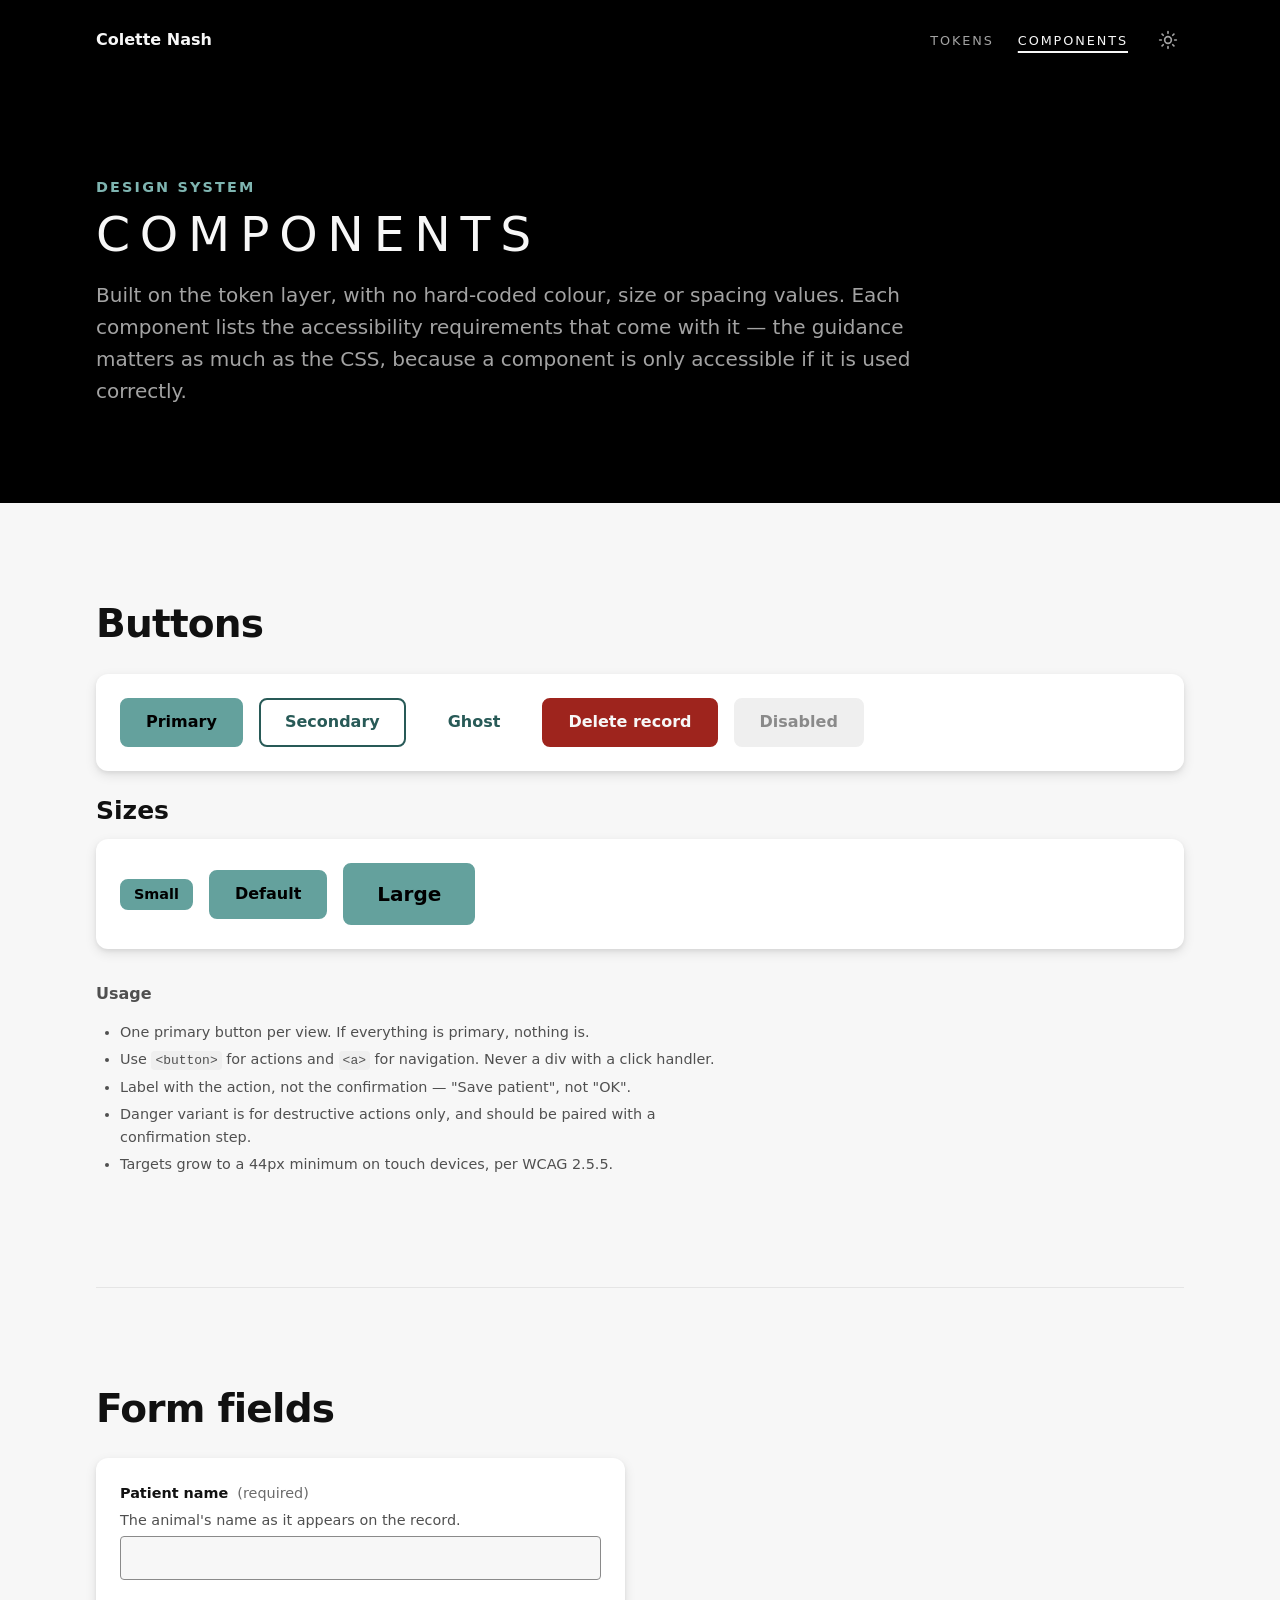
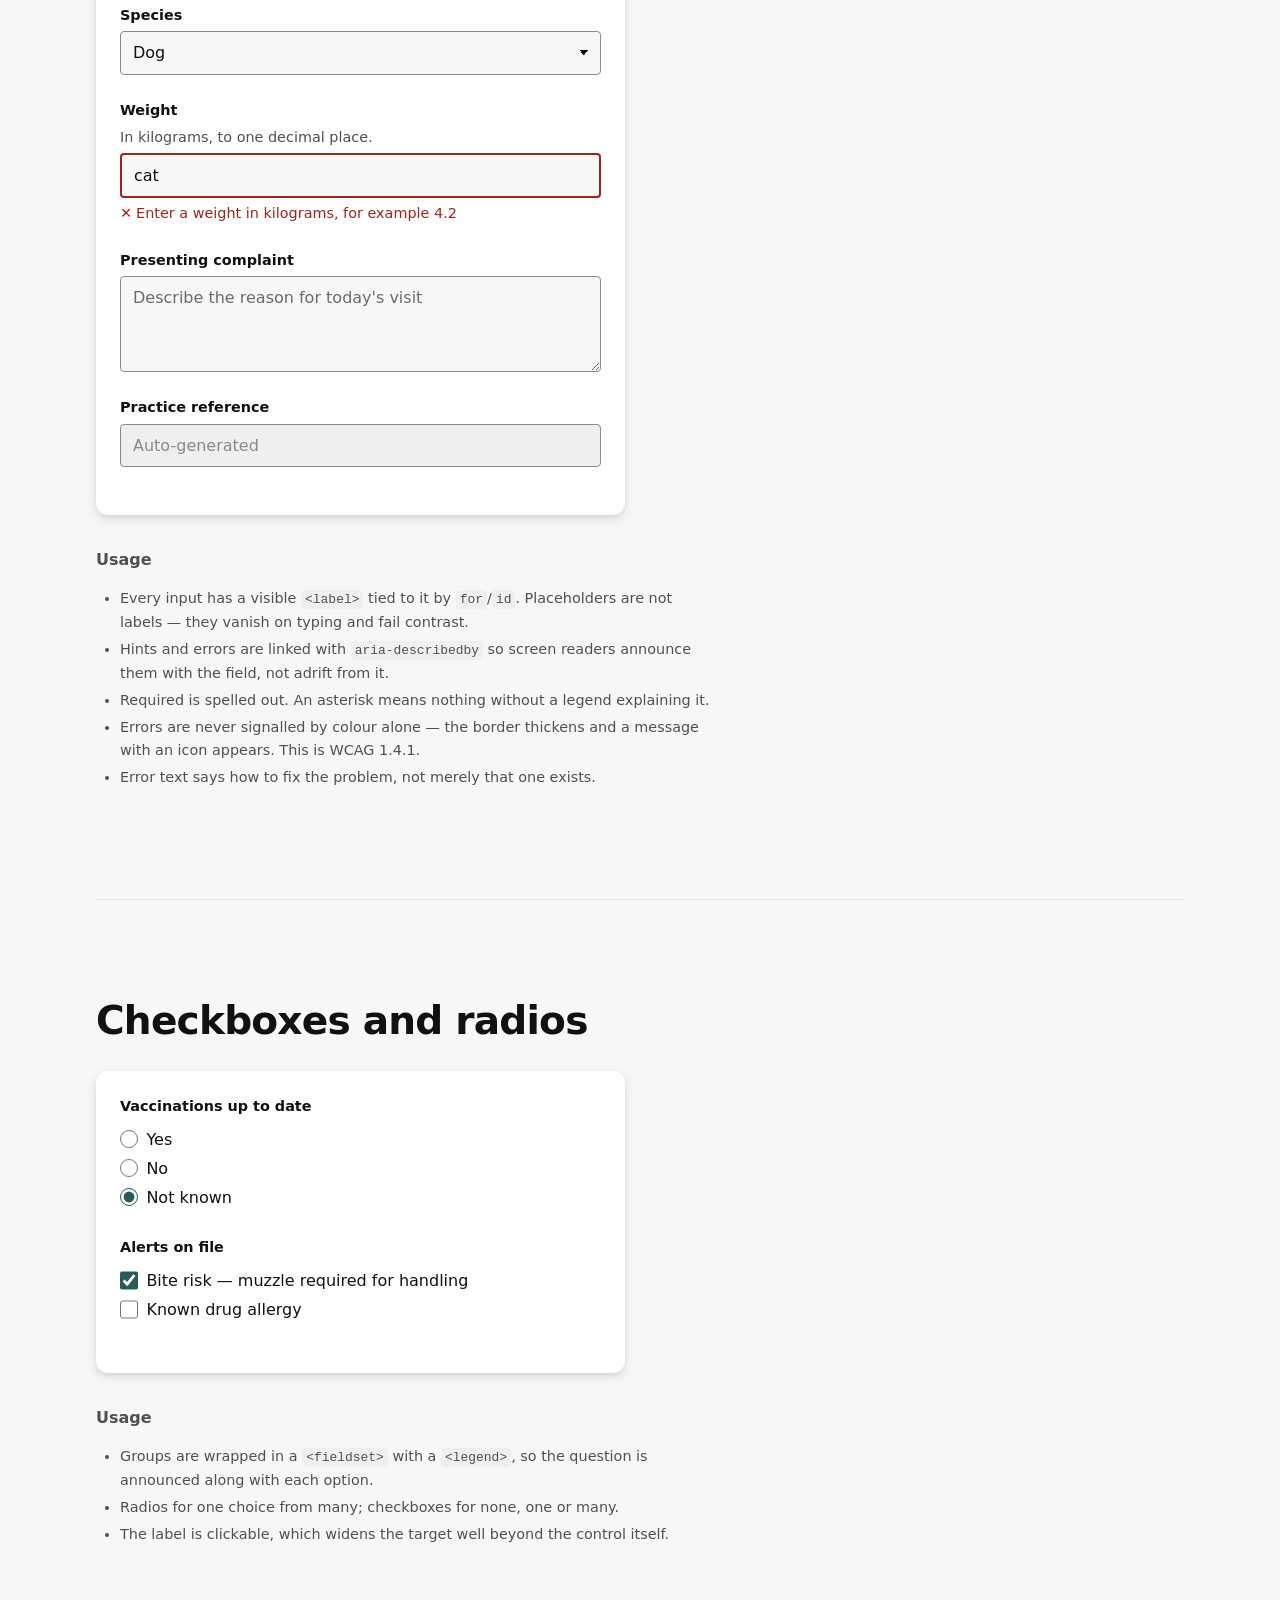
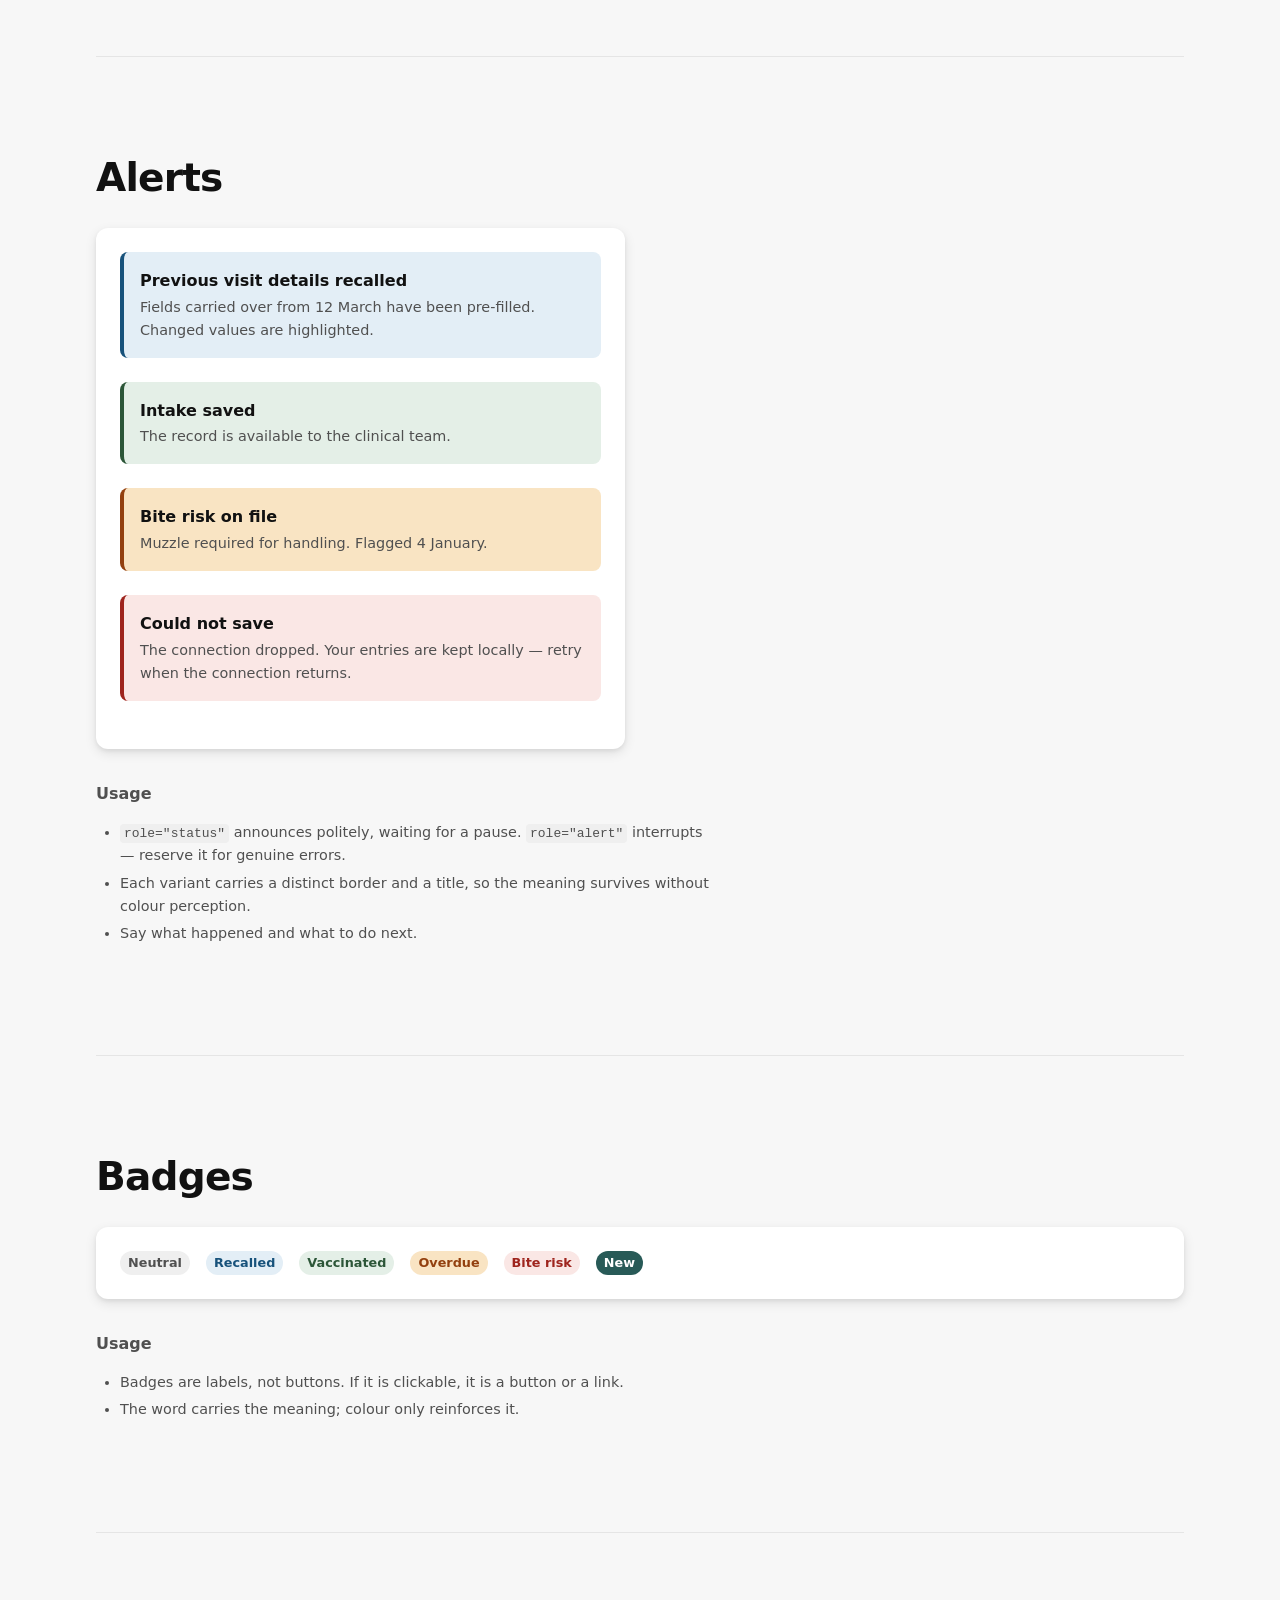
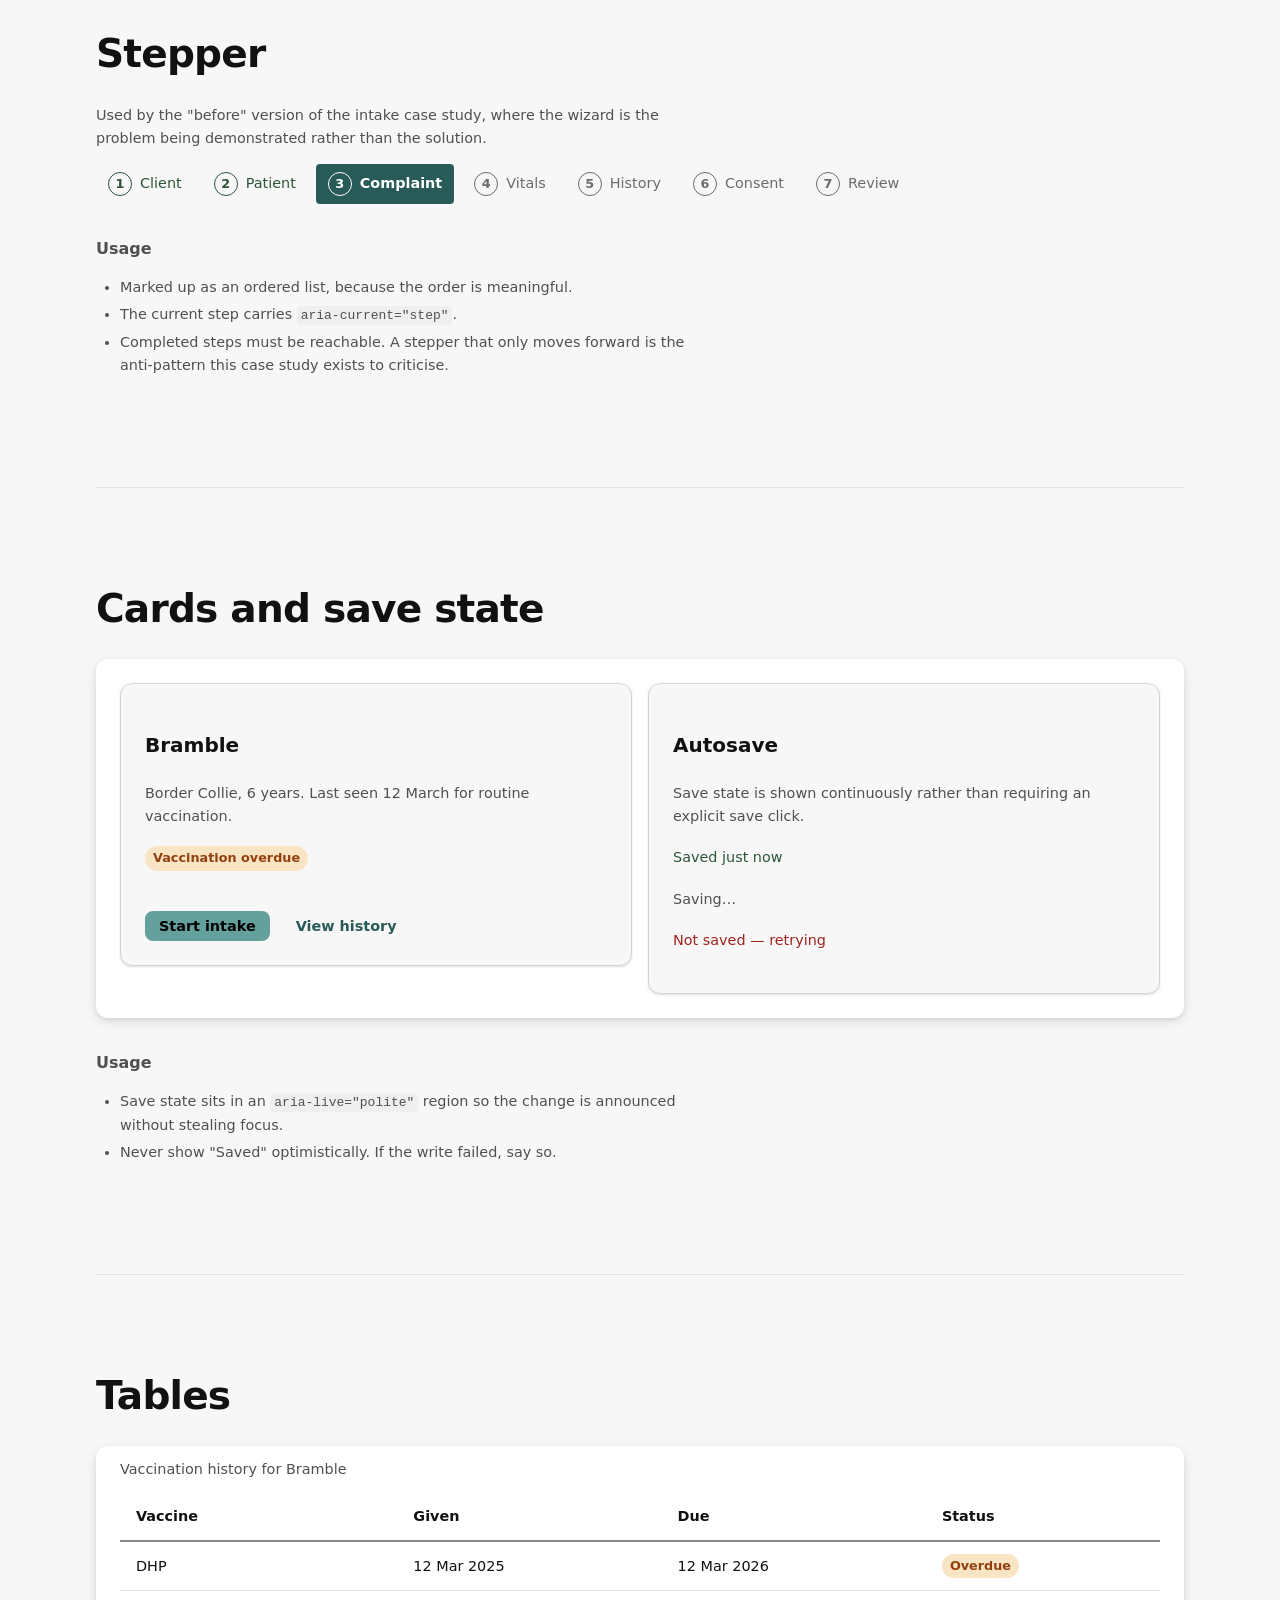
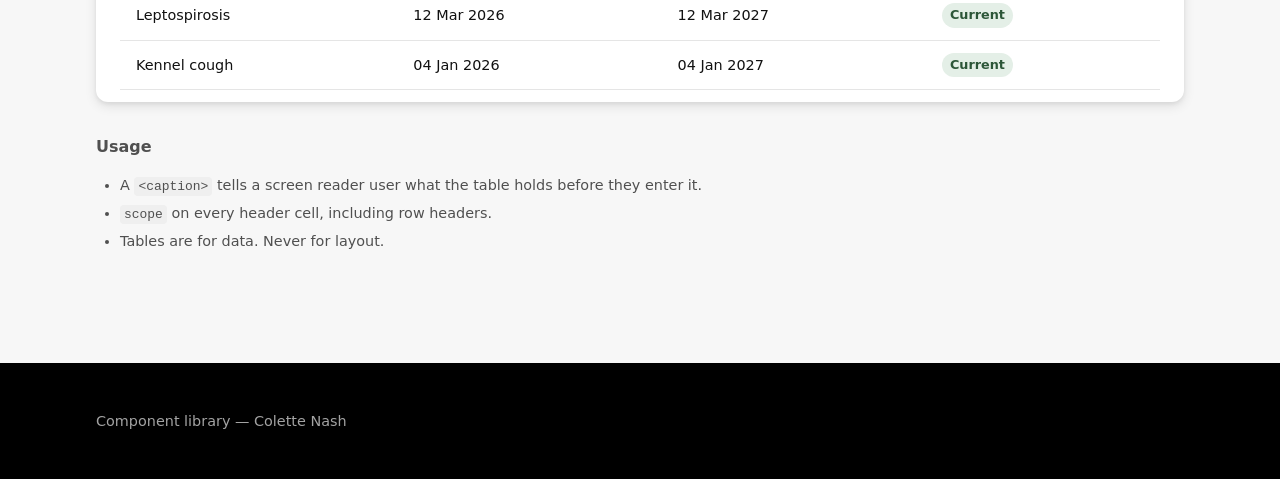
<file: design-system/components.html>
<!DOCTYPE html>
<html lang="en">

<head>
  <meta charset="utf-8">
  <meta name="viewport" content="width=device-width, initial-scale=1">
  <title>Components — Colette Nash</title>
  <meta name="description"
    content="The component library for Colette Nash's portfolio and the veterinary intake case study: buttons, form fields, cards, alerts, steppers and tables, with accessibility notes.">
  <script src="../theme.js"></script>
  <link rel="stylesheet" href="tokens.css">
  <link rel="stylesheet" href="components.css">
  <link rel="stylesheet" href="docs.css">
</head>

<body>
  <a class="skip-link" href="#main">Skip to main content</a>

  <nav class="ds-nav on-inverse" aria-label="Design system">
    <div class="container">
      <a class="ds-nav__home" href="../index.html">Colette Nash</a>
      <div class="nav-actions">
        <ul>
          <li><a href="index.html">Tokens</a></li>
          <li><a href="components.html" aria-current="page">Components</a></li>
        </ul>
        <button class="theme-toggle" type="button" aria-label="Dark theme" aria-pressed="false" hidden>
          <svg class="theme-toggle__moon" viewBox="0 0 24 24" fill="none" stroke="currentColor" stroke-width="2" stroke-linecap="round" stroke-linejoin="round" aria-hidden="true" focusable="false"><path d="M20 14.5A8 8 0 0 1 9.5 4 8 8 0 1 0 20 14.5z"/></svg>
          <svg class="theme-toggle__sun" viewBox="0 0 24 24" fill="none" stroke="currentColor" stroke-width="2" stroke-linecap="round" aria-hidden="true" focusable="false"><circle cx="12" cy="12" r="4"/><path d="M12 2v2M12 20v2M4.9 4.9l1.4 1.4M17.7 17.7l1.4 1.4M2 12h2M20 12h2M4.9 19.1l1.4-1.4M17.7 6.3l1.4-1.4"/></svg>
        </button>
      </div>
    </div>
  </nav>

  <header class="page-header on-inverse">
    <div class="container">
      <p class="eyebrow">Design system</p>
      <h1>Components</h1>
      <p class="lede">
        Built on the token layer, with no hard-coded colour, size or spacing values. Each component
        lists the accessibility requirements that come with it — the guidance matters as much as
        the CSS, because a component is only accessible if it is used correctly.
      </p>
    </div>
  </header>

  <main id="main">
    <div class="container">

      <!-- ============================================================ -->
      <section aria-labelledby="buttons">
        <h2 id="buttons">Buttons</h2>

        <div class="demo">
          <button class="btn btn--primary" type="button">Primary</button>
          <button class="btn btn--secondary" type="button">Secondary</button>
          <button class="btn btn--ghost" type="button">Ghost</button>
          <button class="btn btn--danger" type="button">Delete record</button>
          <button class="btn btn--primary" type="button" disabled>Disabled</button>
        </div>

        <h3>Sizes</h3>
        <div class="demo">
          <button class="btn btn--primary btn--sm" type="button">Small</button>
          <button class="btn btn--primary" type="button">Default</button>
          <button class="btn btn--primary btn--lg" type="button">Large</button>
        </div>

        <h4>Usage</h4>
        <ul class="guidance">
          <li>One primary button per view. If everything is primary, nothing is.</li>
          <li>Use <code>&lt;button&gt;</code> for actions and <code>&lt;a&gt;</code> for
            navigation. Never a div with a click handler.</li>
          <li>Label with the action, not the confirmation — "Save patient", not "OK".</li>
          <li>Danger variant is for destructive actions only, and should be paired with a
            confirmation step.</li>
          <li>Targets grow to a 44px minimum on touch devices, per WCAG 2.5.5.</li>
        </ul>
      </section>

      <!-- ============================================================ -->
      <section aria-labelledby="fields">
        <h2 id="fields">Form fields</h2>

        <div class="demo demo--stack">
          <div class="field">
            <label class="field__label" for="patient-name">
              Patient name <span class="field__required">(required)</span>
            </label>
            <p class="field__hint" id="patient-name-hint">The animal's name as it appears on the record.</p>
            <input class="input" id="patient-name" type="text" aria-describedby="patient-name-hint"
              required>
          </div>

          <div class="field">
            <label class="field__label" for="species">Species</label>
            <select class="select" id="species">
              <option>Dog</option>
              <option>Cat</option>
              <option>Rabbit</option>
              <option>Other</option>
            </select>
          </div>

          <div class="field">
            <label class="field__label" for="weight">Weight</label>
            <p class="field__hint" id="weight-hint">In kilograms, to one decimal place.</p>
            <input class="input" id="weight" type="text" value="cat" aria-invalid="true"
              aria-describedby="weight-hint weight-error">
            <p class="field__error" id="weight-error">
              <span aria-hidden="true">✕</span>
              Enter a weight in kilograms, for example 4.2
            </p>
          </div>

          <div class="field">
            <label class="field__label" for="presenting">Presenting complaint</label>
            <textarea class="textarea" id="presenting"
              placeholder="Describe the reason for today's visit"></textarea>
          </div>

          <div class="field">
            <label class="field__label" for="ref">Practice reference</label>
            <input class="input" id="ref" type="text" value="Auto-generated" disabled>
          </div>
        </div>

        <h4>Usage</h4>
        <ul class="guidance">
          <li>Every input has a visible <code>&lt;label&gt;</code> tied to it by
            <code>for</code>/<code>id</code>. Placeholders are not labels — they vanish on typing
            and fail contrast.</li>
          <li>Hints and errors are linked with <code>aria-describedby</code> so screen readers
            announce them with the field, not adrift from it.</li>
          <li>Required is spelled out. An asterisk means nothing without a legend explaining it.</li>
          <li>Errors are never signalled by colour alone — the border thickens and a message with
            an icon appears. This is WCAG 1.4.1.</li>
          <li>Error text says how to fix the problem, not merely that one exists.</li>
        </ul>
      </section>

      <!-- ============================================================ -->
      <section aria-labelledby="choices">
        <h2 id="choices">Checkboxes and radios</h2>

        <div class="demo demo--stack">
          <fieldset class="fieldset">
            <legend class="fieldset__legend">Vaccinations up to date</legend>
            <div class="choice">
              <input type="radio" id="vac-yes" name="vac">
              <label for="vac-yes">Yes</label>
            </div>
            <div class="choice">
              <input type="radio" id="vac-no" name="vac">
              <label for="vac-no">No</label>
            </div>
            <div class="choice">
              <input type="radio" id="vac-unknown" name="vac" checked>
              <label for="vac-unknown">Not known</label>
            </div>
          </fieldset>

          <fieldset class="fieldset">
            <legend class="fieldset__legend">Alerts on file</legend>
            <div class="choice">
              <input type="checkbox" id="alert-bite" checked>
              <label for="alert-bite">Bite risk — muzzle required for handling</label>
            </div>
            <div class="choice">
              <input type="checkbox" id="alert-allergy">
              <label for="alert-allergy">Known drug allergy</label>
            </div>
          </fieldset>
        </div>

        <h4>Usage</h4>
        <ul class="guidance">
          <li>Groups are wrapped in a <code>&lt;fieldset&gt;</code> with a
            <code>&lt;legend&gt;</code>, so the question is announced along with each option.</li>
          <li>Radios for one choice from many; checkboxes for none, one or many.</li>
          <li>The label is clickable, which widens the target well beyond the control itself.</li>
        </ul>
      </section>

      <!-- ============================================================ -->
      <section aria-labelledby="alerts">
        <h2 id="alerts">Alerts</h2>

        <div class="demo demo--stack">
          <div class="alert alert--info" role="status">
            <div>
              <p class="alert__title">Previous visit details recalled</p>
              <p class="alert__body">Fields carried over from 12 March have been pre-filled. Changed
                values are highlighted.</p>
            </div>
          </div>
          <div class="alert alert--success" role="status">
            <div>
              <p class="alert__title">Intake saved</p>
              <p class="alert__body">The record is available to the clinical team.</p>
            </div>
          </div>
          <div class="alert alert--warning" role="status">
            <div>
              <p class="alert__title">Bite risk on file</p>
              <p class="alert__body">Muzzle required for handling. Flagged 4 January.</p>
            </div>
          </div>
          <div class="alert alert--danger" role="alert">
            <div>
              <p class="alert__title">Could not save</p>
              <p class="alert__body">The connection dropped. Your entries are kept locally — retry
                when the connection returns.</p>
            </div>
          </div>
        </div>

        <h4>Usage</h4>
        <ul class="guidance">
          <li><code>role="status"</code> announces politely, waiting for a pause.
            <code>role="alert"</code> interrupts — reserve it for genuine errors.</li>
          <li>Each variant carries a distinct border and a title, so the meaning survives without
            colour perception.</li>
          <li>Say what happened and what to do next.</li>
        </ul>
      </section>

      <!-- ============================================================ -->
      <section aria-labelledby="badges">
        <h2 id="badges">Badges</h2>
        <div class="demo">
          <span class="badge">Neutral</span>
          <span class="badge badge--info">Recalled</span>
          <span class="badge badge--success">Vaccinated</span>
          <span class="badge badge--warning">Overdue</span>
          <span class="badge badge--danger">Bite risk</span>
          <span class="badge badge--solid">New</span>
        </div>
        <h4>Usage</h4>
        <ul class="guidance">
          <li>Badges are labels, not buttons. If it is clickable, it is a button or a link.</li>
          <li>The word carries the meaning; colour only reinforces it.</li>
        </ul>
      </section>

      <!-- ============================================================ -->
      <section aria-labelledby="stepper">
        <h2 id="stepper">Stepper</h2>
        <p class="note">
          Used by the "before" version of the intake case study, where the wizard is the problem
          being demonstrated rather than the solution.
        </p>
        <ol class="stepper">
          <li class="step step--complete">Client</li>
          <li class="step step--complete">Patient</li>
          <li class="step step--current" aria-current="step">Complaint</li>
          <li class="step">Vitals</li>
          <li class="step">History</li>
          <li class="step">Consent</li>
          <li class="step">Review</li>
        </ol>
        <h4>Usage</h4>
        <ul class="guidance">
          <li>Marked up as an ordered list, because the order is meaningful.</li>
          <li>The current step carries <code>aria-current="step"</code>.</li>
          <li>Completed steps must be reachable. A stepper that only moves forward is the
            anti-pattern this case study exists to criticise.</li>
        </ul>
      </section>

      <!-- ============================================================ -->
      <section aria-labelledby="cards">
        <h2 id="cards">Cards and save state</h2>

        <div class="demo demo--cards">
          <article class="card">
            <div class="card__header">
              <h3 class="card__title">Bramble</h3>
            </div>
            <div class="card__body">
              <p class="alert__body">Border Collie, 6 years. Last seen 12 March for routine
                vaccination.</p>
              <p><span class="badge badge--warning">Vaccination overdue</span></p>
            </div>
            <div class="card__footer">
              <button class="btn btn--primary btn--sm" type="button">Start intake</button>
              <button class="btn btn--ghost btn--sm" type="button">View history</button>
            </div>
          </article>

          <article class="card">
            <div class="card__header">
              <h3 class="card__title">Autosave</h3>
            </div>
            <div class="card__body">
              <p class="alert__body">Save state is shown continuously rather than requiring an
                explicit save click.</p>
              <p aria-live="polite">
                <span class="save-state save-state--saved">Saved just now</span>
              </p>
              <p aria-live="polite">
                <span class="save-state">Saving…</span>
              </p>
              <p aria-live="polite">
                <span class="save-state save-state--error">Not saved — retrying</span>
              </p>
            </div>
          </article>
        </div>

        <h4>Usage</h4>
        <ul class="guidance">
          <li>Save state sits in an <code>aria-live="polite"</code> region so the change is
            announced without stealing focus.</li>
          <li>Never show "Saved" optimistically. If the write failed, say so.</li>
        </ul>
      </section>

      <!-- ============================================================ -->
      <section aria-labelledby="tables">
        <h2 id="tables">Tables</h2>
        <div class="table-wrap" tabindex="0" role="region" aria-labelledby="table-demo-caption">
          <table class="table">
            <caption id="table-demo-caption">Vaccination history for Bramble</caption>
            <thead>
              <tr>
                <th scope="col">Vaccine</th>
                <th scope="col">Given</th>
                <th scope="col">Due</th>
                <th scope="col">Status</th>
              </tr>
            </thead>
            <tbody>
              <tr>
                <th scope="row">DHP</th>
                <td>12 Mar 2025</td>
                <td>12 Mar 2026</td>
                <td><span class="badge badge--warning">Overdue</span></td>
              </tr>
              <tr>
                <th scope="row">Leptospirosis</th>
                <td>12 Mar 2026</td>
                <td>12 Mar 2027</td>
                <td><span class="badge badge--success">Current</span></td>
              </tr>
              <tr>
                <th scope="row">Kennel cough</th>
                <td>04 Jan 2026</td>
                <td>04 Jan 2027</td>
                <td><span class="badge badge--success">Current</span></td>
              </tr>
            </tbody>
          </table>
        </div>
        <h4>Usage</h4>
        <ul class="guidance">
          <li>A <code>&lt;caption&gt;</code> tells a screen reader user what the table holds before
            they enter it.</li>
          <li><code>scope</code> on every header cell, including row headers.</li>
          <li>Tables are for data. Never for layout.</li>
        </ul>
      </section>

    </div>
  </main>

  <footer class="page-footer on-inverse">
    <div class="container">
      <p>Component library — Colette Nash</p>
    </div>
  </footer>
</body>

</html>
</file>
<file: design-system/tokens.css>
/* =========================================================================
   Design tokens
   Single source of truth for colour, type, space, and motion.
   Contrast ratios in comments are measured, not estimated.
   ========================================================================= */

:root {
  color-scheme: light;

  /* -----------------------------------------------------------------------
     1. Colour primitives
     Raw palette. Do not reference these directly in components —
     use the semantic tokens in section 2 instead.
     ----------------------------------------------------------------------- */

  /* Gray — true black through white. Carries everything structural.
     Ratios measured against --gray-50, the light base surface. */
  --gray-1000: #000000; /* 19.60:1 — the inverse surface */
  --gray-950: #0a0a0a;  /* dark theme sunken surface */
  --gray-900: #111111;  /* 17.63:1 */
  --gray-800: #1f1f1f;
  --gray-700: #3a3a3a;
  --gray-600: #505050;  /*  7.53:1 */
  --gray-500: #6b6b6b;  /*  4.97:1 — the floor for body text */
  --gray-400: #8a8a8a;  /*  3.22:1 — non-text only: borders, icons */
  --gray-300: #a3a3a3;  /*  8.33:1 on --gray-1000 — muted text on dark */
  --gray-250: #adadad;  /* dark theme secondary text — 7.34:1 on --gray-800 */
  --gray-200: #d4d4d4;  /*  1.38:1 — decorative. Never a control border. */
  --gray-100: #e5e5e5;
  --gray-75: #efefef;
  --gray-50: #f7f7f7;   /* the light base surface */
  --gray-0: #ffffff;    /* raised surfaces, lighter than the base */

  /* Teal — the only non-neutral in the brand. The source at #64a19d is
     2.75:1 on the base, which fails text, but black text on it is 7.13:1.
     So the source fills buttons with black text, and the darker steps carry
     anything that has to be read on a light surface. */
  --teal-950: #15302e;  /* dark theme tint — --teal-200 on it 8.43:1 */
  --teal-900: #1f4542;  /*  9.86:1 — hover */
  --teal-800: #285a57;  /*  7.29:1 — links on light. Default. */
  --teal-700: #3b7470;  /*  5.00:1 */
  --teal-500: #64a19d;  /* source — black text on it 7.13:1 */
  --teal-300: #7fb5b1;  /*  9.15:1 on --gray-1000 — links on dark */
  --teal-200: #a9d0cd;  /* black text on it 12.59:1 */
  --teal-100: #dcebea;
  --teal-50: #eef6f5;

  /* Status hues — the only colour in the system that is not neutral or teal.
     Colour is reserved for meaning, so these four never appear decoratively. */

  /* Blue — informational. Deliberately more saturated than the teal so an
     info message never reads as a link. */
  --blue-950: #0f2738;
  --blue-800: #17527b; /*  7.75:1 */
  --blue-700: #1a6091;
  --blue-300: #8cc4ec;
  --blue-100: #e3eef6;

  /* Green — success */
  --green-950: #12291a;
  --green-800: #2c5638; /*  7.86:1 */
  --green-700: #3a6e48;
  --green-300: #8fcf9f;
  --green-100: #e4efe7;

  /* Amber — warnings only, used sparingly. The 600 step is 4.22:1 on its own
     tint, which fails, so the 700 step carries both text roles. */
  --amber-950: #33220c;
  --amber-700: #93400f; /*  6.58:1 */
  --amber-600: #b44d12;
  --amber-500: #cb6e17;
  --amber-300: #f0b46a;
  --amber-100: #f9e4c3;

  /* Red — errors and destructive actions only. These steps are spaced by CIE
     L* rather than by contrast ratio, because contrast ratio does not describe
     how different two dark fills look. Below about 12 ΔL*, a change on a
     filled button goes unnoticed. */
  --red-950: #3b1311;
  --red-900: #420d0a; /* active  — L* 12.4 */
  --red-800: #5e130f; /* hover   — L* 19.6, 15.7 ΔL* from default */
  --red-700: #9e241d; /* default — L* 35.2, 7.20:1 */
  --red-300: #f2b8b5;
  --red-100: #fae7e5;

  /* -----------------------------------------------------------------------
     2. Semantic colour
     What components actually reference. Renaming or retheming happens here.
     ----------------------------------------------------------------------- */

  /* Text — ratios measured against --surface-base (#f7f7f7) */
  --text-primary: var(--gray-900);        /* 17.63:1 AAA */
  --text-secondary: var(--gray-600);      /*  7.53:1 AAA */
  --text-muted: var(--gray-500);          /*  4.97:1 AA  */
  --text-on-dark: var(--gray-50);         /* 19.60:1 AAA on --surface-inverse */
  --text-on-dark-muted: var(--gray-300);  /*  8.33:1 AAA on --surface-inverse */
  --text-on-accent: var(--gray-0);        /*  7.81:1 AAA on --interactive-default */

  /* --gray-400 is 3.22:1 on the base — clears the non-text threshold only.
     Disabled text is exempt from contrast minimums; nothing else may use it. */
  --text-disabled: var(--gray-400);

  /* Surfaces. The light base is a near-white gray, so raised surfaces lift
     to pure white and sunken surfaces drop a step. The inverse is true black. */
  --surface-base: var(--gray-50);
  --surface-raised: var(--gray-0);
  --surface-sunken: var(--gray-75);
  --surface-inverse: var(--gray-1000);
  --surface-inverse-raised: var(--gray-800);
  --surface-inverse-glow: var(--gray-700);

  /* Borders. --gray-200 is fine as a divider, but it cannot carry a control
     boundary. Anything a user has to identify as an interface element uses
     --border-strong. */
  --border-subtle: var(--gray-100);
  --border-default: var(--gray-200);
  --border-strong: var(--gray-400);       /*  3.22:1 — meets WCAG 1.4.11 */

  /* Interactive — links, outlines and text-coloured controls. Each step is a
     clear jump, and components pair the colour change with a second cue so
     the state never depends on colour alone (WCAG 1.4.1). */
  --interactive-default: var(--teal-800);       /*  7.29:1 AAA */
  --interactive-hover: var(--teal-900);         /*  9.86:1 AAA */
  --interactive-active: var(--gray-900);        /* 17.63:1 AAA */
  --interactive-subtle: var(--teal-50);
  --interactive-on-subtle: var(--teal-800);     /*  7.11:1 AAA on tint */
  --interactive-on-dark: var(--teal-300);       /*  9.15:1 AAA on --surface-inverse */
  --interactive-on-dark-hover: var(--gray-50);  /* 19.60:1 AAA on --surface-inverse */

  /* Action — filled primary buttons. The source teal with black text, so the
     brand colour is the thing you press. Hover and press lighten rather than
     darken, because darker teal loses contrast against black text. */
  --action-default: var(--teal-500);            /* black on it 7.13:1 AAA */
  --action-hover: var(--teal-300);              /* black on it 9.15:1 AAA */
  --action-active: var(--teal-200);             /* black on it 12.59:1 AAA */
  --text-on-action: var(--gray-1000);

  /* Destructive buttons. Kept apart from --status-danger, which is a text
     colour: the dark theme lightens danger text but keeps this fill. */
  --action-danger: var(--red-700);
  --action-danger-hover: var(--red-800);
  --action-danger-active: var(--red-900);
  --text-on-danger: var(--gray-50);               /*  7.20:1 AAA */

  /* Highlight — emphasis and decoration rather than actions. The source teal
     sits here on light surfaces, where its 2.75:1 is acceptable because
     nothing depends on reading it. */
  --highlight: var(--teal-500);
  --highlight-subtle: var(--teal-100);
  --highlight-on-subtle: var(--teal-900);       /*  8.61:1 AAA on tint */
  --highlight-on-dark: var(--teal-500);         /*  7.13:1 AAA on --surface-inverse */

  /* Focus — near-black rather than teal, so focus and hover are two visibly
     different signals rather than two shades of the same one. */
  --focus-ring: var(--gray-900);                /* 17.63:1 */
  --focus-ring-on-dark: var(--gray-50);         /* 19.60:1 on --surface-inverse */
  --focus-ring-offset: var(--surface-base);
  --focus-ring-width: 3px;
  --focus-ring-offset-width: 2px;

  /* Status
     Each has a solid value for text and icons, a subtle tint for backgrounds,
     and the text colour to use on that tint. Ratios measured against the
     base surface unless stated. */
  --status-info: var(--blue-800);                 /*  7.75:1 AAA */
  --status-info-subtle: var(--blue-100);
  --status-info-on-subtle: var(--blue-800);       /*  7.05:1 AAA on tint */

  --status-success: var(--green-800);             /*  7.86:1 AAA */
  --status-success-subtle: var(--green-100);
  --status-success-on-subtle: var(--green-800);   /*  7.13:1 AAA on tint */

  --status-warning: var(--amber-700);             /*  6.58:1 AA  */
  --status-warning-subtle: var(--amber-100);
  --status-warning-on-subtle: var(--amber-700);   /*  5.67:1 AA on tint */

  --status-danger: var(--red-700);                /*  7.20:1 AAA */
  --status-danger-subtle: var(--red-100);
  --status-danger-on-subtle: var(--red-700);      /*  6.47:1 AA on tint */

  /* -----------------------------------------------------------------------
     3. Typography
     Swap the family tokens to change the entire site's voice.
     ----------------------------------------------------------------------- */

  /* Native system sans, set small with generous leading. No network request,
     and renders in the reader's own platform voice. */
  --font-display: -apple-system, BlinkMacSystemFont, "Segoe UI", system-ui,
    Roboto, "Helvetica Neue", Arial, sans-serif;
  --font-body: -apple-system, BlinkMacSystemFont, "Segoe UI", system-ui,
    Roboto, "Helvetica Neue", Arial, sans-serif;
  --font-mono: ui-monospace, SFMono-Regular, "SF Mono", Menlo, Consolas,
    "Liberation Mono", monospace;

  /* Modular scale, ratio 1.25 (major third), 1rem base.
     Larger steps are fluid between 320px and 1280px viewports. */
  --text-xs: 0.8rem;      /* 12.8px */
  --text-sm: 0.9rem;      /* 14.4px */
  --text-base: 1rem;      /* 16px   */
  --text-lg: 1.25rem;     /* 20px   */
  --text-xl: clamp(1.4rem, 1.25rem + 0.75vw, 1.5625rem);
  --text-2xl: clamp(1.65rem, 1.4rem + 1.25vw, 1.953rem);
  --text-3xl: clamp(1.95rem, 1.55rem + 2vw, 2.441rem);
  --text-4xl: clamp(2.25rem, 1.65rem + 3vw, 3.052rem);
  --text-5xl: clamp(2.6rem, 1.7rem + 4.5vw, 3.815rem);

  --leading-tight: 1.15;
  --leading-snug: 1.3;
  --leading-normal: 1.6;
  --leading-relaxed: 1.75;

  --tracking-tight: -0.02em;
  --tracking-normal: 0;
  --tracking-wide: 0.04em;
  --tracking-label: 0.15em;   /* small uppercase labels and buttons */
  --tracking-display: 0.2em;  /* the spaced capitals of the hero */

  --weight-regular: 400;
  --weight-medium: 500;
  --weight-semibold: 600;
  --weight-bold: 600;

  /* Caps at ~70ch for comfortable reading */
  --measure: 68ch;
  --measure-narrow: 52ch;

  /* -----------------------------------------------------------------------
     4. Space
     4px base grid.
     ----------------------------------------------------------------------- */

  --space-3xs: 0.125rem;  /*  2px */
  --space-2xs: 0.25rem;   /*  4px */
  --space-xs: 0.5rem;     /*  8px */
  --space-sm: 0.75rem;    /* 12px */
  --space-md: 1rem;       /* 16px */
  --space-lg: 1.5rem;     /* 24px */
  --space-xl: 2rem;       /* 32px */
  --space-2xl: 3rem;      /* 48px */
  --space-3xl: 4rem;      /* 64px */
  --space-4xl: 6rem;      /* 96px */
  --space-5xl: 8rem;      /* 128px */

  /* Section rhythm, fluid so vertical space tightens on small screens */
  --space-section: clamp(3rem, 2rem + 5vw, 6rem);

  /* -----------------------------------------------------------------------
     5. Layout
     ----------------------------------------------------------------------- */

  --container-max: 72rem;      /* 1152px */
  --container-narrow: 46rem;   /*  736px — long-form reading */
  --container-gutter: clamp(1rem, 0.5rem + 2.5vw, 2rem);

  /* Breakpoints cannot be used in media queries as custom properties.
     Listed here as the documented source of truth; keep media queries in sync.
       sm  480px
       md  768px
       lg  1024px
       xl  1280px */

  /* -----------------------------------------------------------------------
     6. Radius, elevation, borders
     ----------------------------------------------------------------------- */

  --radius-sm: 0.25rem;
  --radius-md: 0.5rem;
  --radius-lg: 0.75rem;
  --radius-full: 9999px;

  --border-width: 1px;
  --border-width-thick: 2px;

  /* Shadows in true black, kept soft so they never compete with the content */
  --shadow-sm: 0 1px 2px rgb(0 0 0 / 0.06), 0 1px 3px rgb(0 0 0 / 0.08);
  --shadow-md: 0 2px 4px rgb(0 0 0 / 0.06), 0 4px 12px rgb(0 0 0 / 0.1);
  --shadow-lg: 0 4px 8px rgb(0 0 0 / 0.06), 0 12px 32px rgb(0 0 0 / 0.12);

  /* -----------------------------------------------------------------------
     7. Motion
     ----------------------------------------------------------------------- */

  --duration-fast: 120ms;
  --duration-base: 200ms;
  --duration-slow: 320ms;

  --ease-standard: cubic-bezier(0.2, 0, 0, 1);
  --ease-entrance: cubic-bezier(0, 0, 0, 1);
  --ease-exit: cubic-bezier(0.3, 0, 1, 1);

  /* -----------------------------------------------------------------------
     8. Z-index
     ----------------------------------------------------------------------- */

  --z-base: 0;
  --z-raised: 10;
  --z-sticky: 100;
  --z-overlay: 200;
  --z-modal: 300;
  --z-toast: 400;
}

/* -------------------------------------------------------------------------
   Dark theme
   Only semantic tokens change; no component knows which theme is active.
   theme.js sets data-theme from the reader's saved choice, or from their
   system setting if they have not chosen. Ratios are measured against the
   dark base (--gray-900) and, after the slash, the raised card surface
   (--gray-800). The nav, hero and footer are already black and stay so.
   ------------------------------------------------------------------------- */
:root[data-theme="dark"] {
  color-scheme: dark;

  --text-primary: var(--gray-50);               /* 17.63 / 15.39 AAA */
  --text-secondary: var(--gray-250);            /*  8.41 /  7.34 AAA */
  --text-muted: var(--gray-400);                /*  5.47 /  4.77 AA  */
  --text-disabled: var(--gray-500);             /*  3.54 /  3.09 — disabled only */
  --text-on-accent: var(--gray-1000);           /*  9.15:1 on --teal-300 */

  --surface-base: var(--gray-900);
  --surface-raised: var(--gray-800);
  --surface-sunken: var(--gray-950);

  --border-subtle: var(--gray-800);
  --border-default: var(--gray-700);
  --border-strong: var(--gray-500);             /*  3.54 /  3.09 — WCAG 1.4.11 */

  --interactive-default: var(--teal-300);       /*  8.22 /  7.18 AAA */
  --interactive-hover: var(--teal-200);         /* 11.32 /  9.88 AAA */
  --interactive-active: var(--gray-50);
  --interactive-subtle: var(--teal-950);
  --interactive-on-subtle: var(--teal-200);     /*  8.43:1 AAA on tint */

  --highlight-subtle: var(--teal-950);
  --highlight-on-subtle: var(--teal-200);       /*  8.43:1 AAA on tint */

  --focus-ring: var(--gray-50);

  --status-info: var(--blue-300);               /* 10.09 /  8.81 AAA */
  --status-info-subtle: var(--blue-950);
  --status-info-on-subtle: var(--blue-300);     /*  8.21:1 AAA on tint */
  --status-success: var(--green-300);           /* 10.42 /  9.10 AAA */
  --status-success-subtle: var(--green-950);
  --status-success-on-subtle: var(--green-300); /*  8.54:1 AAA on tint */
  --status-warning: var(--amber-300);           /* 10.29 /  8.98 AAA */
  --status-warning-subtle: var(--amber-950);
  --status-warning-on-subtle: var(--amber-300); /*  8.32:1 AAA on tint */
  --status-danger: var(--red-300);              /* 11.06 /  9.65 AAA */
  --status-danger-subtle: var(--red-950);
  --status-danger-on-subtle: var(--red-300);    /*  9.55:1 AAA on tint */

  /* Shadows barely show on a dark page, so a faint edge separates cards */
  --shadow-sm: 0 0 0 1px rgb(255 255 255 / 0.06), 0 1px 3px rgb(0 0 0 / 0.5);
  --shadow-md: 0 0 0 1px rgb(255 255 255 / 0.08), 0 4px 12px rgb(0 0 0 / 0.5);
  --shadow-lg: 0 0 0 1px rgb(255 255 255 / 0.1), 0 12px 32px rgb(0 0 0 / 0.6);
}

/* Honour the OS reduced-motion preference at the token level so no component
   has to remember to. */
@media (prefers-reduced-motion: reduce) {
  :root {
    --duration-fast: 0ms;
    --duration-base: 0ms;
    --duration-slow: 0ms;
  }
}
</file>
<file: design-system/components.css>
/* =========================================================================
   Components
   The real design system. Consumes tokens.css only — no hard-coded colour,
   size or spacing values anywhere in this file.
   ========================================================================= */

/* -------------------------------------------------------------------------
   Focus
   One rule for the whole system. Every interactive element inherits it.
   ------------------------------------------------------------------------- */

:focus-visible {
  outline: var(--focus-ring-width) solid var(--focus-ring);
  outline-offset: var(--focus-ring-offset-width);
}

/* A near-black ring vanishes on a near-black surface, so it inverts. Anything
   sitting on --surface-inverse must carry this class. */
.on-inverse :focus-visible {
  outline-color: var(--focus-ring-on-dark);
}

/* -------------------------------------------------------------------------
   Skip link
   Visually hidden until focused. First thing in the tab order.
   ------------------------------------------------------------------------- */

.skip-link {
  position: absolute;
  left: var(--space-md);
  top: calc(var(--space-md) * -4);
  z-index: var(--z-toast);
  padding: var(--space-xs) var(--space-md);
  background: var(--interactive-default);
  color: var(--text-on-accent);
  border-radius: var(--radius-md);
  text-decoration: none;
  transition: top var(--duration-fast) var(--ease-standard);
}

.skip-link:focus {
  top: var(--space-md);
}

/* -------------------------------------------------------------------------
   Buttons
   ------------------------------------------------------------------------- */

.btn {
  display: inline-flex;
  align-items: center;
  justify-content: center;
  gap: var(--space-xs);
  padding: var(--space-sm) var(--space-lg);
  font: inherit;
  font-size: var(--text-base);
  font-weight: var(--weight-semibold);
  line-height: var(--leading-snug);
  text-align: center;
  text-decoration: none;
  white-space: nowrap;
  border: var(--border-width-thick) solid transparent;
  border-radius: var(--radius-md);
  cursor: pointer;
  transition:
    background-color var(--duration-fast) var(--ease-standard),
    border-color var(--duration-fast) var(--ease-standard),
    color var(--duration-fast) var(--ease-standard),
    box-shadow var(--duration-fast) var(--ease-standard),
    transform var(--duration-fast) var(--ease-standard);
}

/* 44px minimum target on coarse pointers, per WCAG 2.5.5 */
@media (pointer: coarse) {
  .btn {
    min-height: 44px;
  }
}

/* Every state below pairs a colour change with a second cue — elevation on
   hover, depression on press — so the state never depends on colour alone.
   Hover is gated on (hover: hover) so it does not stick on touch devices, and
   on :not(:disabled) so dead controls never appear live. */
.btn--primary {
  color: var(--text-on-action);
  background: var(--action-default);
  border-color: var(--action-default);
}

@media (hover: hover) {
  .btn--primary:not(:disabled):not([aria-disabled="true"]):hover {
    background: var(--action-hover);
    border-color: var(--action-hover);
  }
}

.btn--primary:not(:disabled):not([aria-disabled="true"]):active {
  background: var(--action-active);
  border-color: var(--action-active);
}

.btn--secondary {
  color: var(--interactive-default);
  background: transparent;
  border-color: var(--interactive-default);
}

@media (hover: hover) {
  .btn--secondary:not(:disabled):not([aria-disabled="true"]):hover {
    color: var(--text-on-accent);
    background: var(--interactive-hover);
    border-color: var(--interactive-hover);
  }
}

.btn--secondary:not(:disabled):not([aria-disabled="true"]):active {
  color: var(--text-on-accent);
  background: var(--interactive-active);
  border-color: var(--interactive-active);
}

.btn--ghost {
  color: var(--interactive-default);
  background: transparent;
  border-color: transparent;
}

/* The ghost button gains a visible boundary on hover. Without it the only
   cue is a pale tint, which is easy to miss and invisible in forced colours. */
@media (hover: hover) {
  .btn--ghost:not(:disabled):not([aria-disabled="true"]):hover {
    color: var(--interactive-hover);
    background: var(--interactive-subtle);
    border-color: var(--interactive-hover);
  }
}

.btn--ghost:not(:disabled):not([aria-disabled="true"]):active {
  color: var(--interactive-active);
  background: var(--interactive-subtle);
  border-color: var(--interactive-active);
}

.btn--danger {
  color: var(--text-on-danger);
  background: var(--action-danger);
  border-color: var(--action-danger);
}

@media (hover: hover) {
  .btn--danger:not(:disabled):not([aria-disabled="true"]):hover {
    background: var(--action-danger-hover);
    border-color: var(--action-danger-hover);
  }
}

.btn--danger:not(:disabled):not([aria-disabled="true"]):active {
  background: var(--action-danger-active);
  border-color: var(--action-danger-active);
}

/* Filled buttons lift on hover and drop on press. The 2px of travel between
   the two states is what makes the change obvious on a small target — colour
   alone moves too little to read at this size. */
@media (hover: hover) {
  .btn--primary:not(:disabled):not([aria-disabled="true"]):hover,
  .btn--secondary:not(:disabled):not([aria-disabled="true"]):hover,
  .btn--danger:not(:disabled):not([aria-disabled="true"]):hover {
    transform: translateY(-1px);
    box-shadow: var(--shadow-lg);
  }
}

/* Press feedback. The button drops below its resting position and loses its
   shadow, which reads as depression rather than as another colour change. */
.btn:not(:disabled):not([aria-disabled="true"]):active {
  transform: translateY(1px);
  box-shadow: none;
}

@media (prefers-reduced-motion: reduce) {
  .btn:hover,
  .btn:active {
    transform: none;
  }
}

.btn--sm {
  padding: var(--space-2xs) var(--space-sm);
  font-size: var(--text-sm);
}

.btn--lg {
  padding: var(--space-md) var(--space-xl);
  font-size: var(--text-lg);
}

.btn:disabled,
.btn[aria-disabled="true"] {
  cursor: not-allowed;
  color: var(--text-disabled);
  background: var(--surface-sunken);
  border-color: var(--surface-sunken);
}

/* -------------------------------------------------------------------------
   Form fields

   Structure:
     .field > label.field__label
            > p.field__hint        (referenced by aria-describedby)
            > .input | .select | .textarea
            > p.field__error       (referenced by aria-describedby when invalid)
   ------------------------------------------------------------------------- */

.field {
  display: flex;
  flex-direction: column;
  gap: var(--space-2xs);
  margin-bottom: var(--space-lg);
}

.field__label {
  font-size: var(--text-sm);
  font-weight: var(--weight-semibold);
  color: var(--text-primary);
}

/* Spelled out rather than an asterisk — an asterisk means nothing to a
   screen reader user without a legend explaining it. */
.field__required {
  margin-left: var(--space-2xs);
  font-weight: var(--weight-regular);
  color: var(--text-muted);
}

.field__hint {
  margin: 0;
  font-size: var(--text-sm);
  color: var(--text-secondary);
}

.field__error {
  display: flex;
  align-items: flex-start;
  gap: var(--space-2xs);
  margin: 0;
  font-size: var(--text-sm);
  font-weight: var(--weight-medium);
  color: var(--status-danger);
}

.input,
.select,
.textarea {
  width: 100%;
  padding: var(--space-xs) var(--space-sm);
  font: inherit;
  font-size: var(--text-base);
  color: var(--text-primary);
  background: var(--surface-base);
  border: var(--border-width) solid var(--border-strong);
  border-radius: var(--radius-sm);
  transition: border-color var(--duration-fast) var(--ease-standard);
}

/* The hover state confirms to a pointer user that a field is live before
   they click into it. */
@media (hover: hover) {
  .input:not(:disabled):hover,
  .select:not(:disabled):hover,
  .textarea:not(:disabled):hover {
    border-color: var(--interactive-default);
  }
}

.input::placeholder,
.textarea::placeholder {
  color: var(--text-muted);
}

.textarea {
  min-height: 6rem;
  resize: vertical;
}

.select {
  appearance: none;
  padding-right: var(--space-2xl);
  background-image: linear-gradient(45deg, transparent 50%, currentColor 50%),
    linear-gradient(135deg, currentColor 50%, transparent 50%);
  background-position: right var(--space-md) center, right var(--space-sm) center;
  background-size: 0.35em 0.35em, 0.35em 0.35em;
  background-repeat: no-repeat;
}

/* Error state is never signalled by colour alone — the border thickens and a
   message with an icon appears alongside. */
.input[aria-invalid="true"],
.select[aria-invalid="true"],
.textarea[aria-invalid="true"] {
  border-width: var(--border-width-thick);
  border-color: var(--status-danger);
}

.input:disabled,
.select:disabled,
.textarea:disabled {
  color: var(--text-disabled);
  background: var(--surface-sunken);
  cursor: not-allowed;
}

/* -------------------------------------------------------------------------
   Checkbox and radio
   ------------------------------------------------------------------------- */

.choice {
  display: flex;
  align-items: flex-start;
  gap: var(--space-xs);
  padding-block: var(--space-2xs);
}

.choice input {
  flex: none;
  width: 1.15rem;
  height: 1.15rem;
  margin: 0;
  accent-color: var(--interactive-default);
}

.choice label {
  font-size: var(--text-base);
  line-height: var(--leading-snug);
}

.fieldset {
  margin: 0 0 var(--space-lg);
  padding: 0;
  border: 0;
}

.fieldset__legend {
  padding: 0;
  margin-bottom: var(--space-xs);
  font-size: var(--text-sm);
  font-weight: var(--weight-semibold);
}

/* -------------------------------------------------------------------------
   Card
   ------------------------------------------------------------------------- */

.card {
  background: var(--surface-base);
  border: var(--border-width) solid var(--border-default);
  border-radius: var(--radius-lg);
  box-shadow: var(--shadow-sm);
}

.card__header {
  padding: var(--space-lg) var(--space-lg) 0;
}

.card__title {
  margin: 0;
  font-size: var(--text-lg);
  font-weight: var(--weight-semibold);
}

.card__body {
  padding: var(--space-lg);
}

.card__footer {
  display: flex;
  flex-wrap: wrap;
  gap: var(--space-sm);
  padding: 0 var(--space-lg) var(--space-lg);
}

/* -------------------------------------------------------------------------
   Badge
   ------------------------------------------------------------------------- */

.badge {
  display: inline-block;
  padding: var(--space-3xs) var(--space-xs);
  border-radius: var(--radius-full);
  font-size: var(--text-xs);
  font-weight: var(--weight-semibold);
  white-space: nowrap;
  background: var(--surface-sunken);
  color: var(--text-secondary);
}

.badge--info {
  background: var(--status-info-subtle);
  color: var(--status-info-on-subtle);
}

.badge--success {
  background: var(--status-success-subtle);
  color: var(--status-success-on-subtle);
}

.badge--warning {
  background: var(--status-warning-subtle);
  color: var(--status-warning-on-subtle);
}

.badge--danger {
  background: var(--status-danger-subtle);
  color: var(--status-danger-on-subtle);
}

.badge--solid {
  background: var(--interactive-default);
  color: var(--text-on-accent);
}

/* -------------------------------------------------------------------------
   Alert
   Use role="status" for informational, role="alert" for errors that need
   immediate announcement.
   ------------------------------------------------------------------------- */

.alert {
  display: flex;
  gap: var(--space-sm);
  padding: var(--space-md);
  margin-bottom: var(--space-lg);
  border-radius: var(--radius-md);
  border-left: var(--space-2xs) solid var(--text-secondary);
  background: var(--surface-raised);
}

.alert__title {
  margin: 0 0 var(--space-3xs);
  font-size: var(--text-base);
  font-weight: var(--weight-semibold);
}

.alert__body {
  margin: 0;
  font-size: var(--text-sm);
  color: var(--text-secondary);
}

.alert--info {
  border-left-color: var(--status-info);
  background: var(--status-info-subtle);
}

.alert--success {
  border-left-color: var(--status-success);
  background: var(--status-success-subtle);
}

.alert--warning {
  border-left-color: var(--status-warning);
  background: var(--status-warning-subtle);
}

.alert--danger {
  border-left-color: var(--status-danger);
  background: var(--status-danger-subtle);
}

/* -------------------------------------------------------------------------
   Stepper
   Needed for the "before" wizard in the intake case study.
   Current step carries aria-current="step".
   ------------------------------------------------------------------------- */

.stepper {
  display: flex;
  flex-wrap: wrap;
  gap: var(--space-xs);
  margin: 0 0 var(--space-lg);
  padding: 0;
  list-style: none;
  counter-reset: step;
}

.step {
  display: flex;
  align-items: center;
  gap: var(--space-xs);
  padding: var(--space-xs) var(--space-sm);
  font-size: var(--text-sm);
  color: var(--text-muted);
  border-radius: var(--radius-sm);
}

.step::before {
  counter-increment: step;
  content: counter(step);
  display: grid;
  place-items: center;
  width: 1.5rem;
  height: 1.5rem;
  font-size: var(--text-xs);
  font-weight: var(--weight-semibold);
  border: var(--border-width) solid currentColor;
  border-radius: var(--radius-full);
}

.step--complete {
  color: var(--status-success);
}

.step--current {
  color: var(--text-on-accent);
  background: var(--interactive-default);
  font-weight: var(--weight-semibold);
}

/* -------------------------------------------------------------------------
   Save state
   For the autosave pattern in the "after" design. Wrap in a live region so
   the change is announced without stealing focus.
   ------------------------------------------------------------------------- */

.save-state {
  display: inline-flex;
  align-items: center;
  gap: var(--space-2xs);
  font-size: var(--text-sm);
  color: var(--text-secondary);
}

.save-state--saved {
  color: var(--status-success);
}

.save-state--error {
  color: var(--status-danger);
}

/* -------------------------------------------------------------------------
   Table
   ------------------------------------------------------------------------- */

.table {
  width: 100%;
  border-collapse: collapse;
  font-size: var(--text-sm);
}

.table caption {
  text-align: left;
  padding-bottom: var(--space-sm);
  color: var(--text-secondary);
  font-size: var(--text-sm);
}

.table th,
.table td {
  text-align: left;
  padding: var(--space-sm) var(--space-md);
  border-bottom: var(--border-width) solid var(--border-subtle);
}

.table thead th {
  border-bottom: var(--border-width-thick) solid var(--border-strong);
  font-weight: var(--weight-semibold);
  white-space: nowrap;
}

.table tbody th {
  font-weight: var(--weight-regular);
}

/* --surface-raised is pure white against a near-white base, which is too
   small a shift to register as a row highlight. The teal tint reads as a
   hue change rather than a brightness change, so it is visible at a glance. */
@media (hover: hover) {
  .table tbody tr:hover {
    background: var(--interactive-subtle);
  }
}

.table-wrap {
  overflow-x: auto;
}

/* -------------------------------------------------------------------------
   Design system navigation
   ------------------------------------------------------------------------- */

.ds-nav {
  background: var(--surface-inverse);
}

.ds-nav .container {
  display: flex;
  flex-wrap: wrap;
  align-items: center;
  justify-content: space-between;
  gap: var(--space-sm) var(--space-lg);
  padding-block: var(--space-lg);
}

.ds-nav__home {
  color: var(--text-on-dark);
  font-weight: var(--weight-semibold);
  text-decoration: none;
}

.ds-nav ul {
  display: flex;
  gap: var(--space-lg);
  margin: 0;
  padding: 0;
  list-style: none;
}

.ds-nav ul a {
  font-size: var(--text-xs);
  letter-spacing: var(--tracking-label);
  text-transform: uppercase;
  color: var(--text-on-dark-muted);
  text-decoration: none;
  text-underline-offset: 0.5em;
  transition: color var(--duration-fast) var(--ease-standard);
}

@media (hover: hover) {
  .ds-nav a:hover {
    color: var(--text-on-dark);
    text-decoration: underline;
    text-decoration-thickness: 2px;
  }
}

/* The current page is marked by an underline as well as colour, so it
   never depends on colour alone. */
.ds-nav [aria-current="page"] {
  color: var(--text-on-dark);
  text-decoration: underline;
  text-decoration-thickness: 2px;
}

/* -------------------------------------------------------------------------
   Theme toggle
   A button named "Dark theme" with aria-pressed, so screen readers announce
   it as on or off. The icon shows the current theme. It stays hidden
   until theme.js runs, so it never appears without the script behind it.
   ------------------------------------------------------------------------- */

.nav-actions {
  display: flex;
  flex-wrap: wrap;
  align-items: center;
  gap: var(--space-xs) var(--space-lg);
}

/* On phones the toggle joins the name on the first line and the links take
   the full second line, rather than the toggle wrapping onto a line alone */
@media (max-width: 30em) {
  .nav-actions {
    display: contents;
  }

  .nav-actions ul {
    order: 1;
    flex-basis: 100%;
  }
}

.theme-toggle {
  display: inline-grid;
  place-items: center;
  width: var(--space-xl);
  height: var(--space-xl);
  padding: 0;
  border: var(--border-width) solid transparent;
  border-radius: var(--radius-full);
  background: transparent;
  color: var(--text-on-dark-muted);
  font-size: var(--text-lg);
  cursor: pointer;
  transition: color var(--duration-fast) var(--ease-standard),
    border-color var(--duration-fast) var(--ease-standard);
}

.theme-toggle svg {
  width: 1em;
  height: 1em;
}

/* 44px minimum target on coarse pointers, per WCAG 2.5.5 */
@media (pointer: coarse) {
  .theme-toggle {
    width: 44px;
    height: 44px;
  }
}

/* Hover adds a ring as well as brightening, so it never relies on colour */
@media (hover: hover) {
  .theme-toggle:hover {
    color: var(--text-on-dark);
    border-color: currentColor;
  }
}

.theme-toggle[aria-pressed="true"] .theme-toggle__sun,
.theme-toggle[aria-pressed="false"] .theme-toggle__moon {
  display: none;
}
</file>
<file: design-system/docs.css>
/* =========================================================================
   Documentation site chrome
   Styles for the design system pages themselves — swatch grids, type
   specimens, demo blocks. Deliberately separate from components.css, which
   holds the reusable system a real product would consume.
   Consumes tokens.css — no hard-coded colour, size or spacing values.
   ========================================================================= */

*,
*::before,
*::after {
  box-sizing: border-box;
}

body {
  margin: 0;
  font-family: var(--font-body);
  font-size: var(--text-base);
  line-height: var(--leading-normal);
  color: var(--text-primary);
  background: var(--surface-base);
  -webkit-font-smoothing: antialiased;
}

.container {
  width: 100%;
  max-width: var(--container-max);
  margin-inline: auto;
  padding-inline: var(--container-gutter);
}

/* --- Page chrome -------------------------------------------------------- */

.page-header {
  padding-block: var(--space-section);
  background: var(--surface-inverse);
  color: var(--text-on-dark);
}

.eyebrow {
  margin: 0 0 var(--space-xs);
  font-size: var(--text-sm);
  font-weight: var(--weight-semibold);
  letter-spacing: var(--tracking-wide);
  text-transform: uppercase;
  color: var(--interactive-default);
}

.page-header .eyebrow {
  color: var(--interactive-on-dark);
  letter-spacing: var(--tracking-label);
}

.page-header h1 {
  font-size: var(--text-4xl);
  font-weight: var(--weight-medium);
  letter-spacing: var(--tracking-display);
  text-transform: uppercase;
}

/* Long single words such as "Components" cannot wrap, so phones get a
   smaller size and tighter tracking */
@media (max-width: 30em) {
  .page-header h1 {
    font-size: var(--text-3xl);
    letter-spacing: var(--tracking-label);
  }
}

.page-header .lede {
  color: var(--text-on-dark-muted);
}

h1 {
  margin: 0 0 var(--space-md);
  font-family: var(--font-display);
  font-size: var(--text-5xl);
  line-height: var(--leading-tight);
  letter-spacing: var(--tracking-tight);
  font-weight: var(--weight-bold);
}

.lede {
  max-width: var(--measure);
  margin: 0;
  font-size: var(--text-lg);
  color: var(--text-secondary);
}

main section {
  padding-block: var(--space-section);
  border-bottom: var(--border-width) solid var(--border-subtle);
}

main section:last-of-type {
  border-bottom: 0;
}

h2 {
  margin: 0 0 var(--space-lg);
  font-family: var(--font-display);
  font-size: var(--text-3xl);
  line-height: var(--leading-snug);
  letter-spacing: var(--tracking-tight);
  font-weight: var(--weight-bold);
}

h3 {
  margin: var(--space-2xl) 0 var(--space-sm);
  font-size: var(--text-xl);
  line-height: var(--leading-snug);
  font-weight: var(--weight-semibold);
}

h3:first-of-type {
  margin-top: var(--space-lg);
}

h4 {
  margin: var(--space-xl) 0 var(--space-sm);
  font-size: var(--text-base);
  font-weight: var(--weight-semibold);
  color: var(--text-secondary);
}

p {
  max-width: var(--measure);
}

.note {
  max-width: var(--measure);
  color: var(--text-secondary);
  font-size: var(--text-sm);
}

a {
  color: var(--interactive-default);
  text-decoration-thickness: 1px;
  text-underline-offset: 0.15em;
  transition:
    color var(--duration-fast) var(--ease-standard),
    text-decoration-color var(--duration-fast) var(--ease-standard);
}

/* Colour alone shifts too little to notice between two dark teals, so the
   underline triples in weight. The same pattern GOV.UK uses. */
@media (hover: hover) {
  a:hover {
    color: var(--interactive-hover);
    text-decoration-thickness: 3px;
  }
}

a:active {
  color: var(--interactive-active);
}

.page-footer {
  padding-block: var(--space-xl);
  background: var(--surface-inverse);
  color: var(--text-on-dark-muted);
  font-size: var(--text-sm);
}

/* --- Demo blocks -------------------------------------------------------- */

.demo {
  display: flex;
  flex-wrap: wrap;
  align-items: center;
  gap: var(--space-md);
  padding: var(--space-lg);
  margin-bottom: var(--space-md);
  background: var(--surface-raised);
  border-radius: var(--radius-lg);
  /* White on the near-white base is only 1.07:1, so the shadow does the
     work of separating the panel from the page. */
  box-shadow: var(--shadow-md);
}

.demo--stack {
  display: block;
  max-width: var(--measure-narrow);
}

.demo--cards {
  display: grid;
  grid-template-columns: repeat(auto-fit, minmax(16rem, 1fr));
  align-items: start;
}

.guidance {
  max-width: var(--measure);
  padding-left: var(--space-lg);
  color: var(--text-secondary);
  font-size: var(--text-sm);
}

.guidance li {
  margin-bottom: var(--space-2xs);
}

code {
  font-family: var(--font-mono);
  font-size: 0.9em;
  padding: var(--space-3xs) var(--space-2xs);
  background: var(--surface-sunken);
  border-radius: var(--radius-sm);
}

/* --- Swatches ----------------------------------------------------------- */

.swatches {
  display: grid;
  grid-template-columns: repeat(auto-fill, minmax(7rem, 1fr));
  gap: var(--space-md);
  margin: 0;
  padding: var(--space-lg);
  list-style: none;
  background: var(--surface-raised);
  border-radius: var(--radius-lg);
  box-shadow: var(--shadow-md);
}

.swatches li {
  display: flex;
  flex-direction: column;
  gap: var(--space-3xs);
}

.swatch {
  display: block;
  height: 4rem;
  background: var(--swatch);
  border: var(--border-width) solid var(--border-default);
  border-radius: var(--radius-md);
}

.swatch-name {
  font-size: var(--text-sm);
  font-weight: var(--weight-medium);
}

.swatch-hex {
  font-family: var(--font-mono);
  font-size: var(--text-xs);
  color: var(--text-muted);
}

/* --- Semantic specimens ------------------------------------------------- */

.specimen-grid {
  display: grid;
  grid-template-columns: repeat(auto-fit, minmax(18rem, 1fr));
  gap: var(--space-lg);
  margin-top: var(--space-md);
}

.specimen {
  padding: var(--space-lg);
  border-radius: var(--radius-lg);
}

.specimen p {
  margin: 0 0 var(--space-xs);
}

.specimen p:last-child {
  margin-bottom: 0;
}

.specimen--light {
  background: var(--surface-raised);
  box-shadow: var(--shadow-md);
}

.specimen--dark {
  background: var(--surface-inverse);
  color: var(--text-on-dark);
}

.specimen-label {
  font-size: var(--text-xs);
  font-weight: var(--weight-semibold);
  letter-spacing: var(--tracking-wide);
  text-transform: uppercase;
  color: var(--text-muted);
  margin-bottom: var(--space-sm) !important;
}

.specimen--dark .specimen-label {
  color: var(--text-on-dark-muted);
}

.t-primary { color: var(--text-primary); }
.t-secondary { color: var(--text-secondary); }
.t-muted { color: var(--text-muted); }
.t-on-dark { color: var(--text-on-dark); }
.t-on-dark-muted { color: var(--text-on-dark-muted); }

/* --text-2xl never drops below 24px, the WCAG large-text threshold this
   colour depends on. --text-xl falls to 22.4px on phones and fails. */
.t-disabled-demo {
  color: var(--text-disabled);
  font-size: var(--text-2xl);
}

.link-on-dark {
  color: var(--interactive-on-dark);
}

@media (hover: hover) {
  .link-on-dark:hover {
    color: var(--interactive-on-dark-hover);
    text-decoration-thickness: 3px;
  }
}

/* --- Contrast grade badges ---------------------------------------------- */
/* Preview-only modifiers on the .badge component in components.css */

.badge--aaa {
  background: var(--interactive-default);
  color: var(--text-on-accent);
}

.badge--aa {
  background: var(--interactive-subtle);
  color: var(--interactive-on-subtle);
}

.badge--large {
  background: var(--surface-sunken);
  color: var(--text-secondary);
}

/* --- Callout ------------------------------------------------------------ */

.callout {
  max-width: var(--measure);
  margin-top: var(--space-xl);
  padding: var(--space-lg);
  background: var(--surface-raised);
  border-left: var(--border-width-thick) solid var(--interactive-default);
  border-radius: var(--radius-md);
  box-shadow: var(--shadow-md);
}

.callout h4 {
  margin: 0 0 var(--space-xs);
  color: var(--text-primary);
}

.callout p {
  margin: 0;
  color: var(--text-secondary);
}

/* --- Type scale --------------------------------------------------------- */

.type-scale {
  margin: var(--space-md) 0 0;
  padding: var(--space-sm) var(--space-lg);
  list-style: none;
  background: var(--surface-raised);
  border-radius: var(--radius-lg);
  box-shadow: var(--shadow-md);
}

.type-scale li:last-child {
  border-bottom: 0;
}

/* The contrast table sits on the same card as the swatches */
main section .table-wrap {
  padding: var(--space-sm) var(--space-lg);
  background: var(--surface-raised);
  border-radius: var(--radius-lg);
  box-shadow: var(--shadow-md);
}

.type-scale li {
  display: flex;
  align-items: baseline;
  gap: var(--space-lg);
  padding-block: var(--space-sm);
  border-bottom: var(--border-width) solid var(--border-subtle);
}

/* On phones the label sits above its specimen, so large sizes can wrap */
@media (max-width: 30em) {
  .type-scale li {
    flex-direction: column;
    gap: var(--space-xs);
  }

  .type-meta {
    flex-basis: auto;
  }
}

.type-meta {
  flex: 0 0 6rem;
  font-family: var(--font-mono);
  font-size: var(--text-xs);
  color: var(--text-muted);
}

.ts {
  margin: 0;
  max-width: none;
  font-family: var(--font-display);
  line-height: var(--leading-tight);
  letter-spacing: var(--tracking-tight);
}

.ts-5xl { font-size: var(--text-5xl); font-weight: var(--weight-bold); }
.ts-4xl { font-size: var(--text-4xl); font-weight: var(--weight-bold); }
.ts-3xl { font-size: var(--text-3xl); font-weight: var(--weight-semibold); }
.ts-2xl { font-size: var(--text-2xl); font-weight: var(--weight-semibold); }
.ts-xl  { font-size: var(--text-xl); font-weight: var(--weight-semibold); }
.ts-lg  { font-size: var(--text-lg); }
.ts-base { font-size: var(--text-base); }
.ts-sm  { font-size: var(--text-sm); }
.ts-xs  { font-size: var(--text-xs); }

.measure-demo {
  max-width: var(--measure);
  margin-top: var(--space-md);
  padding: var(--space-lg);
  background: var(--surface-raised);
  border-radius: var(--radius-md);
  box-shadow: var(--shadow-md);
}

.weights {
  display: flex;
  flex-wrap: wrap;
  gap: var(--space-lg);
  margin: var(--space-md) 0 0;
  padding: 0;
  list-style: none;
  font-size: var(--text-lg);
}

.w-regular { font-weight: var(--weight-regular); }
.w-medium { font-weight: var(--weight-medium); }
.w-semibold { font-weight: var(--weight-semibold); }
.w-bold { font-weight: var(--weight-bold); }

/* --- Space scale -------------------------------------------------------- */

.space-scale {
  margin: var(--space-md) 0 0;
  padding: 0;
  list-style: none;
}

.space-scale li {
  display: flex;
  align-items: center;
  gap: var(--space-lg);
  padding-block: var(--space-2xs);
}

.space-meta {
  flex: 0 0 8rem;
  font-family: var(--font-mono);
  font-size: var(--text-xs);
  color: var(--text-muted);
}

.space-bar {
  display: block;
  width: var(--w);
  height: var(--space-md);
  background: var(--interactive-default);
  border-radius: var(--radius-sm);
}

/* --- Shape and elevation ------------------------------------------------ */

.shape-grid {
  display: flex;
  flex-wrap: wrap;
  gap: var(--space-xl);
  margin: var(--space-lg) 0;
}

.shape {
  margin: 0;
  text-align: center;
}

.shape-box {
  width: 5rem;
  height: 5rem;
  background: var(--interactive-default);
}

.shape-box--plain {
  background: var(--surface-base);
  border: var(--border-width) solid var(--border-subtle);
  border-radius: var(--radius-md);
}

figcaption {
  margin-top: var(--space-xs);
  font-family: var(--font-mono);
  font-size: var(--text-xs);
  color: var(--text-muted);
}
</file>
<file: site.css>
/* =========================================================================
   Site styles
   Page layout for the home page: full-bleed sections that move from black
   to light and back, a tall dark hero with widely tracked capitals, and flat
   project rows. Colour comes from design-system/tokens.css only.
   ========================================================================= */

body {
  background: var(--surface-inverse);
}

/* --- Sections ----------------------------------------------------------- */

.site-section {
  padding-block: var(--space-section);
}

.site-dark {
  background: var(--surface-inverse);
  color: var(--text-on-dark);
}

.site-dark p {
  color: var(--text-on-dark-muted);
}

.site-dark a {
  color: var(--interactive-on-dark);
}

@media (hover: hover) {
  .site-dark a:hover {
    color: var(--interactive-on-dark-hover);
  }
}

.site-light {
  background: var(--surface-base);
  color: var(--text-primary);
}

.site-centre {
  text-align: center;
}

.site-centre p {
  margin-inline: auto;
}

.site-section h2 {
  margin-bottom: var(--space-md);
  font-weight: var(--weight-medium);
}

/* --- Nav ---------------------------------------------------------------- */

.site-nav {
  position: absolute;
  inset: 0 0 auto;
  z-index: var(--z-sticky);
}

.site-nav .container {
  display: flex;
  flex-wrap: wrap;
  align-items: center;
  justify-content: space-between;
  gap: var(--space-sm) var(--space-lg);
  padding-block: var(--space-lg);
}

.site-nav__name {
  color: var(--text-on-dark);
  font-weight: var(--weight-semibold);
  text-decoration: none;
}

.site-nav ul {
  display: flex;
  flex-wrap: wrap;
  gap: var(--space-xs) var(--space-lg);
  margin: 0;
  padding: 0;
  list-style: none;
}

.site-nav ul a {
  color: var(--text-on-dark-muted);
  white-space: nowrap;
  font-size: var(--text-xs);
  letter-spacing: var(--tracking-label);
  text-transform: uppercase;
  text-decoration: none;
  text-underline-offset: 0.5em;
}

@media (hover: hover) {
  .site-nav a:hover {
    color: var(--text-on-dark);
    text-decoration: underline;
    text-decoration-thickness: 2px;
  }
}

/* --- Hero --------------------------------------------------------------- */

/* A soft glow over a gradient that falls from grey into black */
.site-hero {
  display: grid;
  place-items: center;
  min-height: 100svh;
  padding-block: var(--space-4xl);
  background:
    radial-gradient(ellipse at 50% 20%, var(--surface-inverse-glow) 0%, transparent 60%),
    linear-gradient(to bottom, var(--surface-inverse-raised) 0%, var(--surface-inverse) 100%);
  color: var(--text-on-dark);
  text-align: center;
}

.site-hero h1 {
  margin: 0 0 var(--space-lg);
  font-size: clamp(2.25rem, 1rem + 6vw, 5.5rem);
  font-weight: var(--weight-medium);
  letter-spacing: var(--tracking-display);
  text-transform: uppercase;
  line-height: 1.1;
  /* The trailing letter-spacing pushes the word off centre; this cancels it */
  margin-right: calc(var(--tracking-display) * -1);
}

.site-hero p {
  max-width: 36rem;
  margin: 0 auto var(--space-2xl);
  color: var(--text-on-dark-muted);
  font-size: var(--text-lg);
}

/* The primary button from the design system, set in the hero's capitals */
.site-cta {
  font-size: var(--text-sm);
  letter-spacing: var(--tracking-label);
  text-transform: uppercase;
}

/* --- Work rows ---------------------------------------------------------- */

.site-work {
  display: grid;
  gap: var(--space-2xl);
  margin: 0;
  padding: 0;
  list-style: none;
}

.site-project {
  display: grid;
  background: var(--surface-inverse);
}

@media (min-width: 768px) {
  .site-project {
    grid-template-columns: 3fr 2fr;
  }

  .site-project:nth-child(even) .site-project__image {
    order: 2;
  }
}

/* Placeholder until real project images exist */
.site-project__image {
  display: grid;
  place-items: center;
  min-height: 18rem;
  margin: 0;
  background: linear-gradient(135deg, var(--border-default), var(--border-strong));
  color: var(--text-primary);
  font-size: var(--text-xs);
  letter-spacing: var(--tracking-label);
  text-transform: uppercase;
}

.site-project__text {
  display: flex;
  flex-direction: column;
  justify-content: center;
  padding: var(--space-2xl);
  color: var(--text-on-dark);
  text-align: center;
}

.site-project__text h3 {
  margin: 0 0 var(--space-sm);
  font-size: var(--text-xl);
  font-weight: var(--weight-medium);
}

.site-project__text p {
  margin: 0 auto;
  color: var(--text-on-dark-muted);
  font-size: var(--text-sm);
}

.site-project__text .site-project__meta {
  margin-top: var(--space-md);
  font-size: var(--text-xs);
  letter-spacing: var(--tracking-label);
  text-transform: uppercase;
}

.site-footer {
  padding-block: var(--space-xl);
  background: var(--surface-inverse);
  color: var(--text-on-dark-muted);
  font-size: var(--text-sm);
  text-align: center;
}

.site-footer p {
  margin-inline: auto;
}
</file>
<file: cv/cv.css>
/* =========================================================================
   CV page
   Layout for cv/index.html, which build_web_cv.py generates from the CV's
   Markdown source. Consumes tokens.css — no hard-coded values.
   ========================================================================= */

/* --- Header ------------------------------------------------------------- */

.cv-contact {
  margin: var(--space-md) 0 0;
  color: var(--text-on-dark-muted);
}

.cv-contact a {
  color: var(--interactive-on-dark);
}

@media (hover: hover) {
  .cv-contact a:hover {
    color: var(--interactive-on-dark-hover);
    text-decoration-thickness: 3px;
  }
}

.cv-download {
  margin: var(--space-xl) 0 0;
}

/* --- Body --------------------------------------------------------------- */

/* A CV has many short sections, so they sit closer than documentation */
.cv section {
  padding-block: var(--space-2xl);
}

/* Roles within Career History are subsections, not separate bands */
.cv section section {
  padding-block: 0;
  border-bottom: 0;
}

.cv h2 {
  font-size: var(--text-2xl);
}

.cv h3 {
  margin: 0 0 var(--space-2xs);
  font-size: var(--text-xl);
}

.cv h3 + p {
  margin-top: 0;
  color: var(--text-secondary);
}

.cv ul {
  max-width: var(--measure);
  padding-left: var(--space-lg);
}

.cv li + li {
  margin-top: var(--space-xs);
}
</file>
